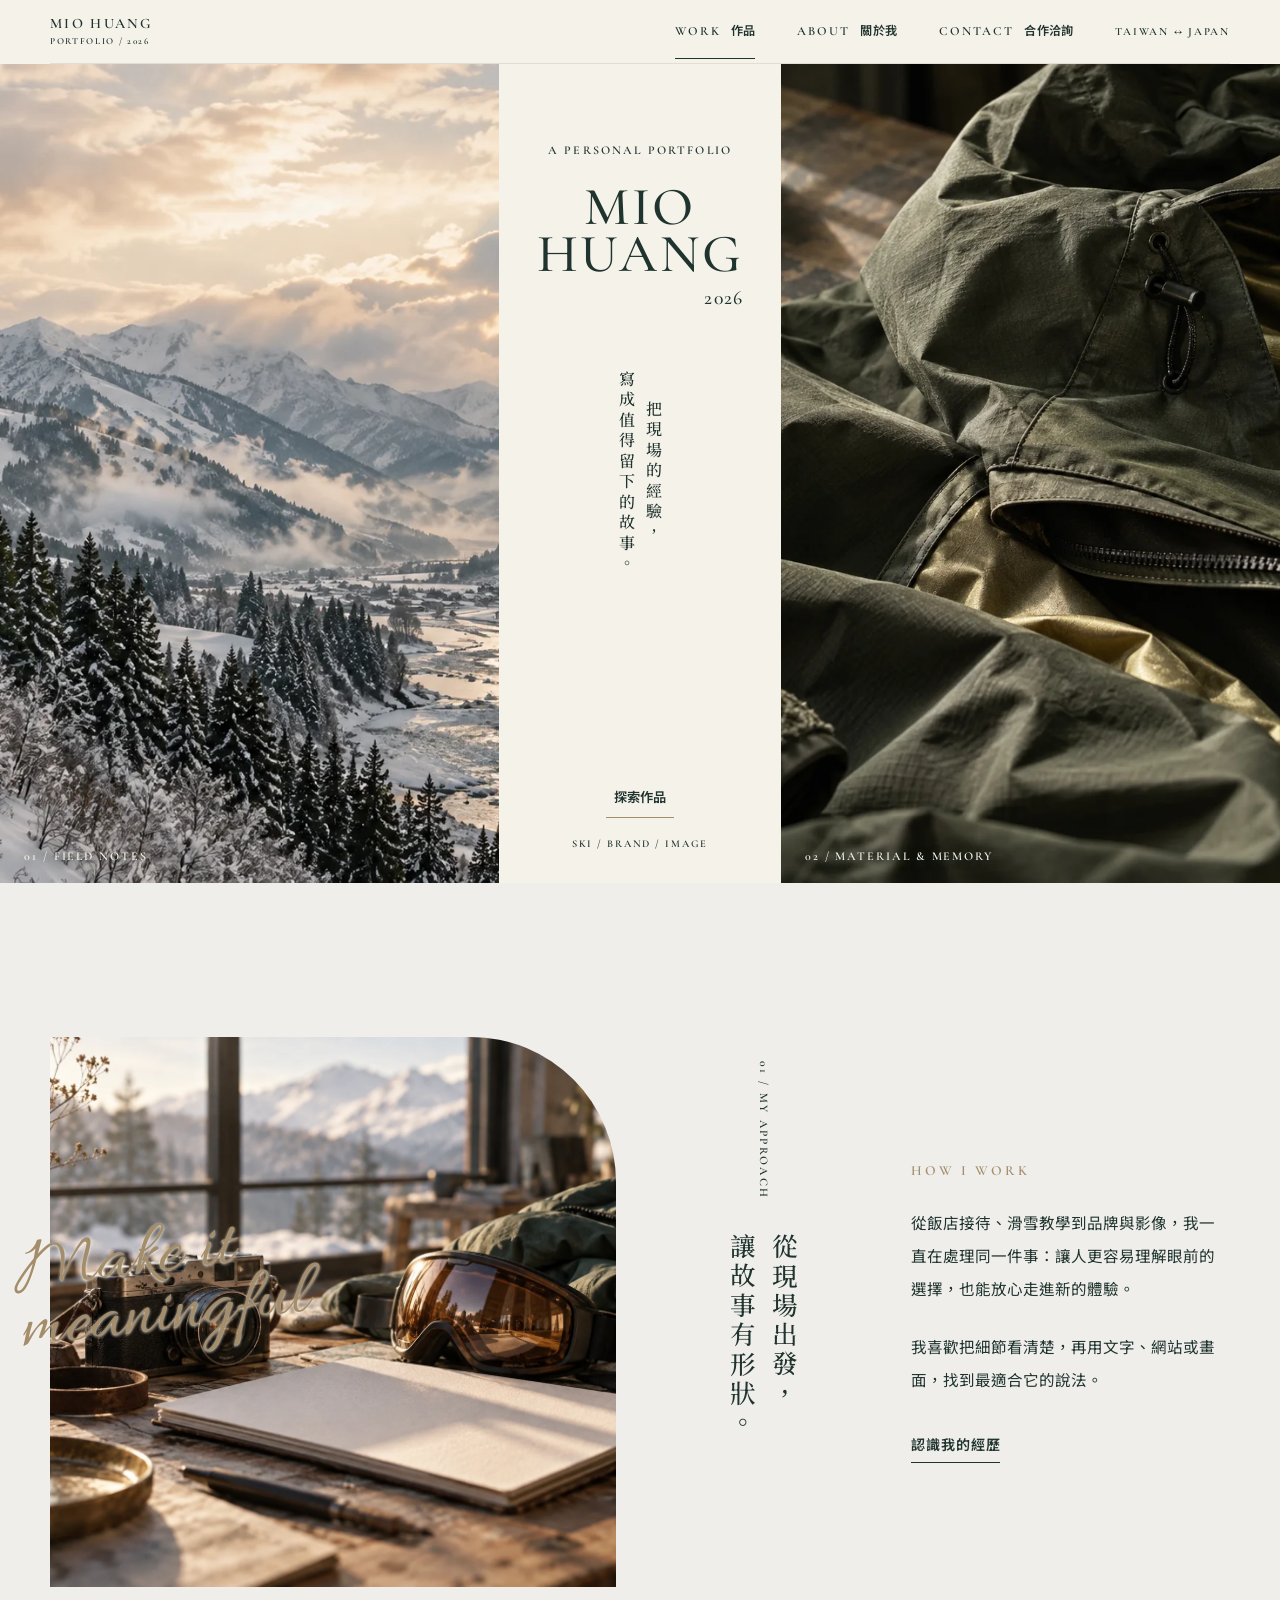
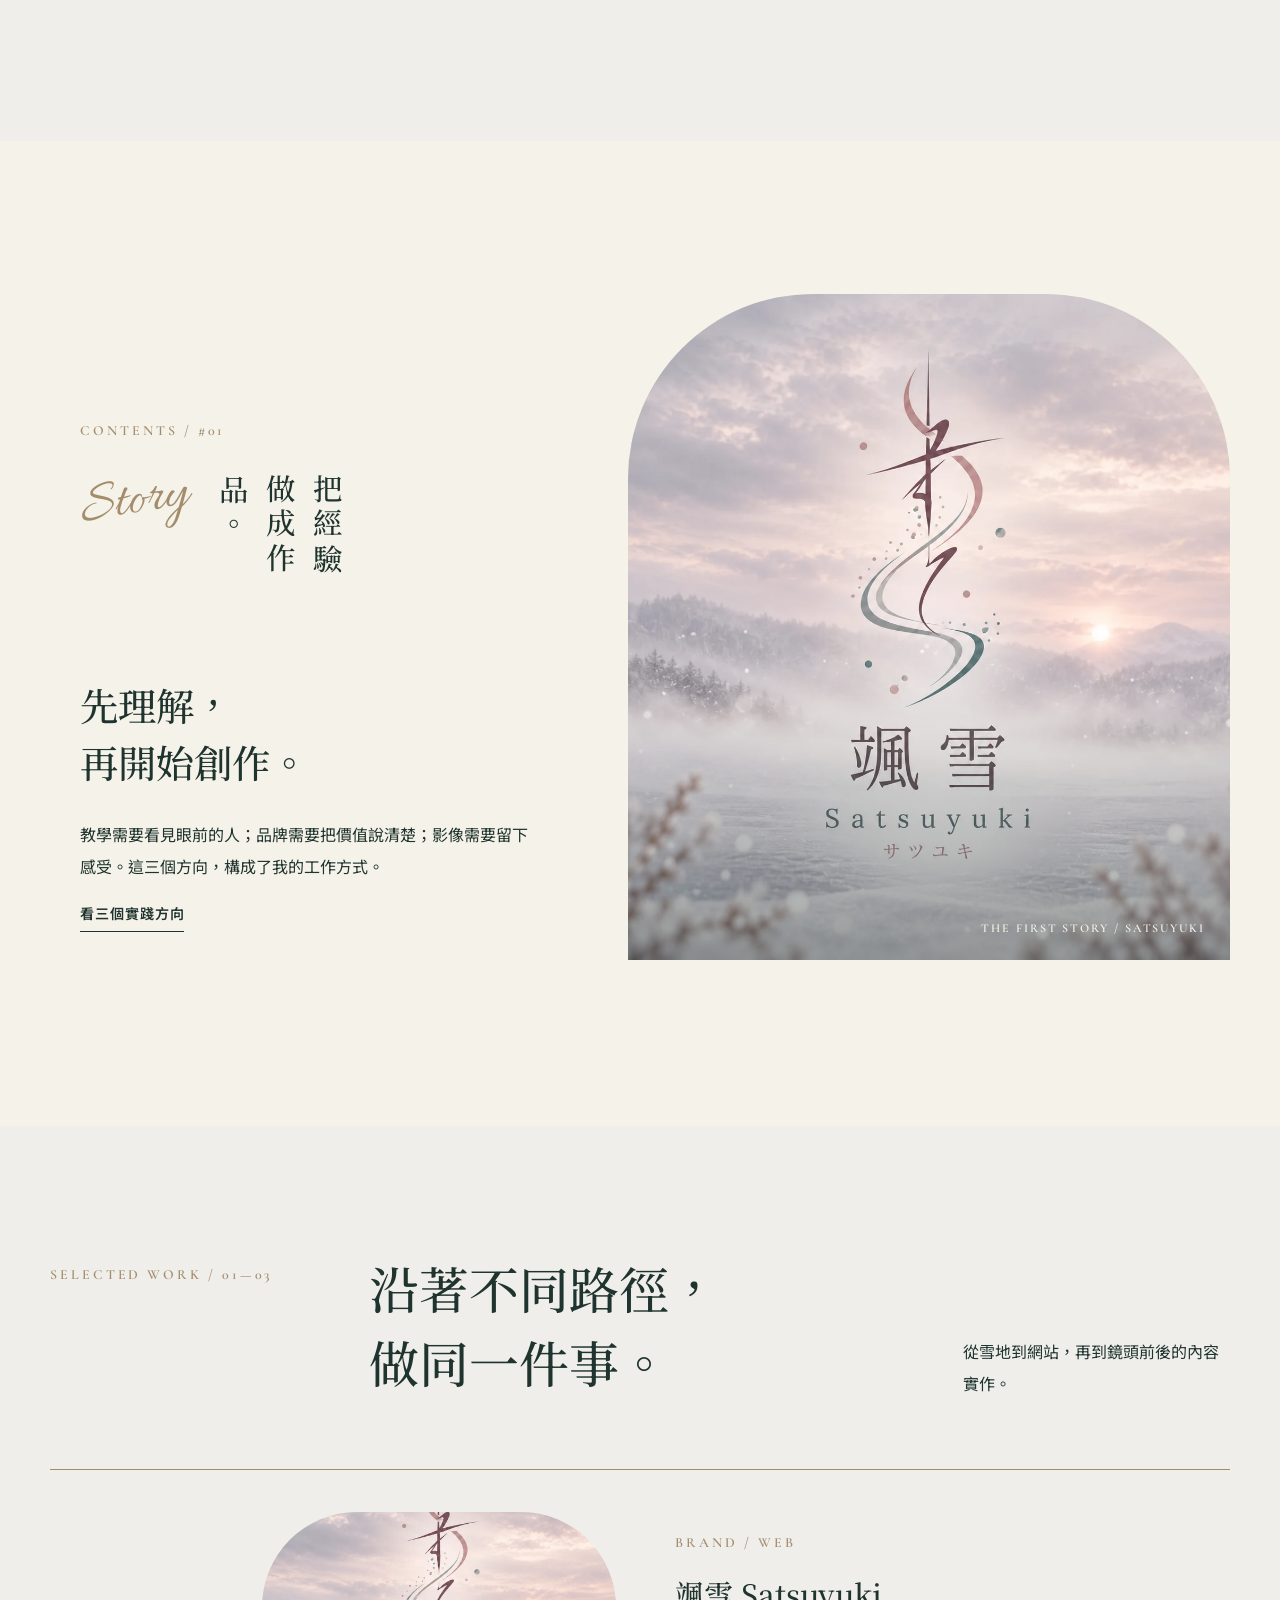
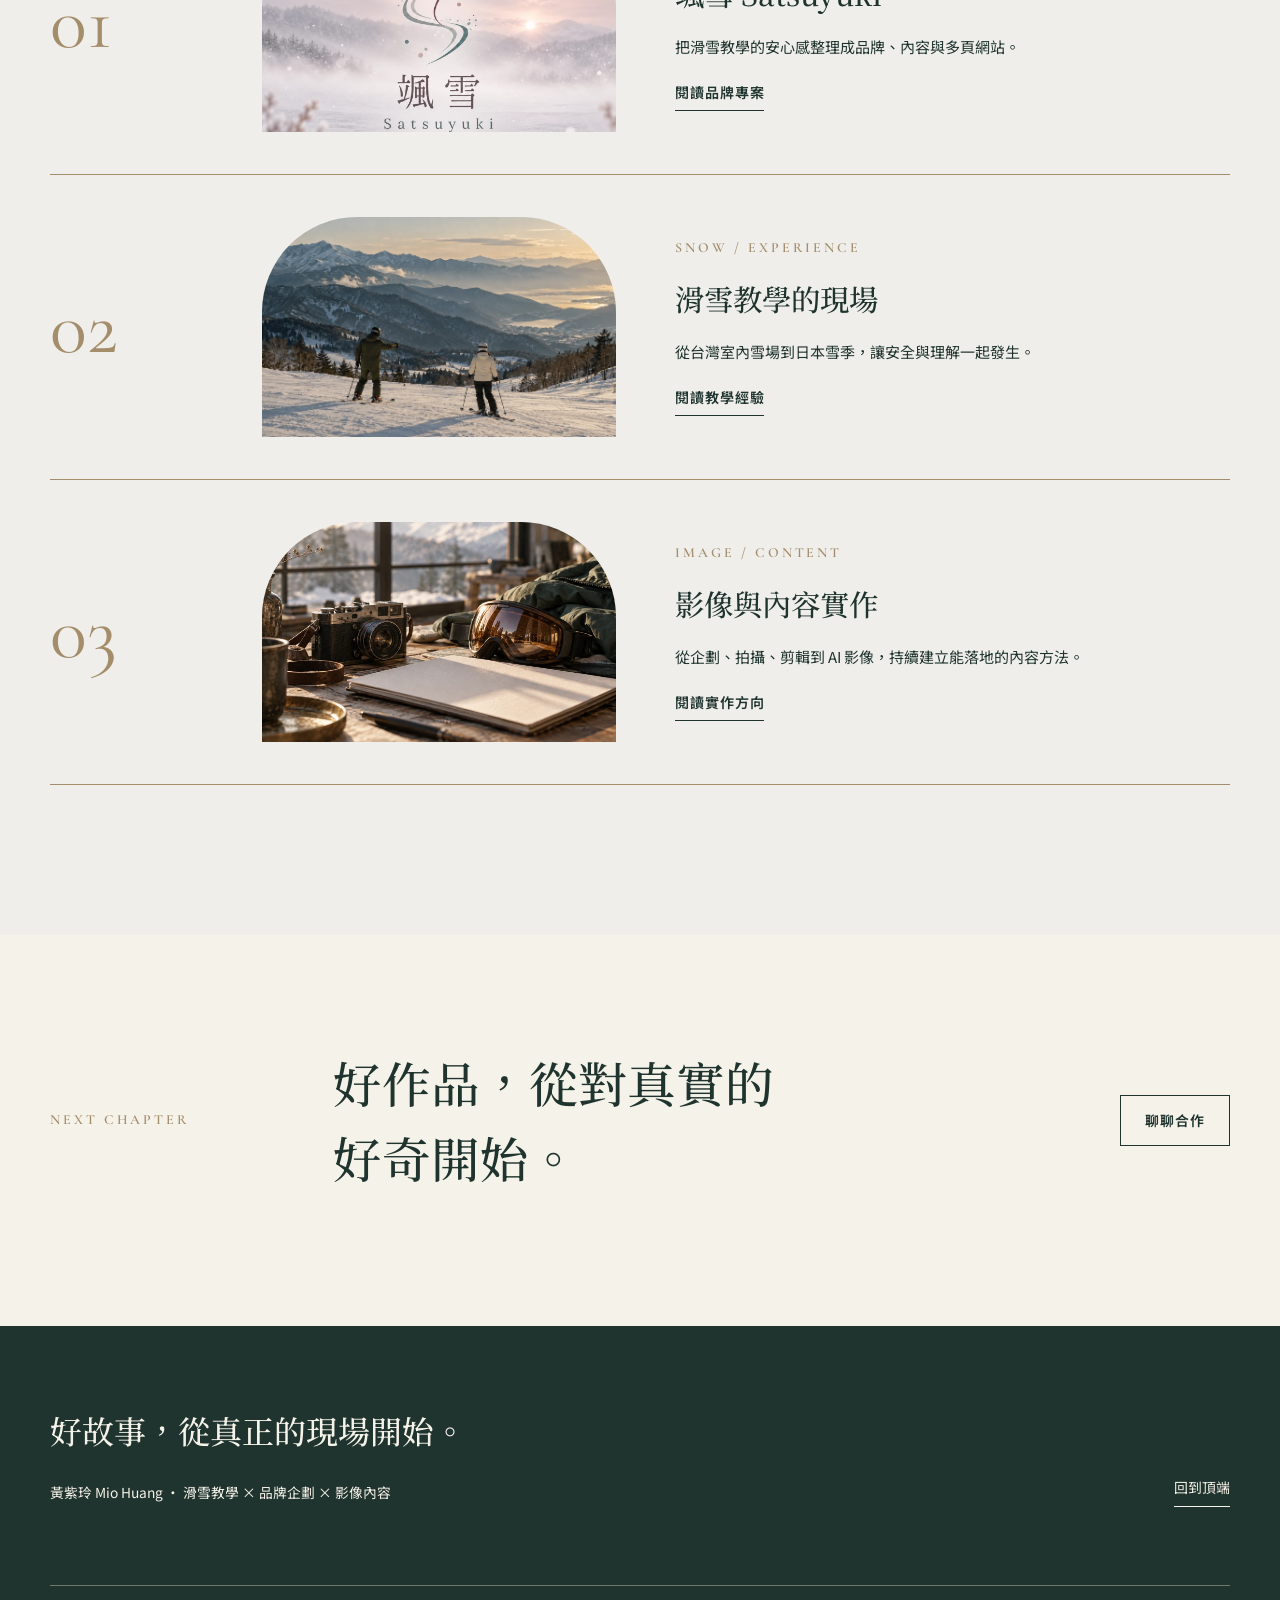
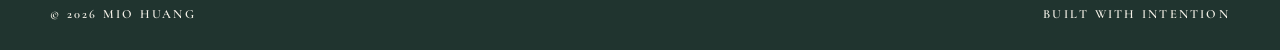
<file: index.html>
<!doctype html>
<html lang="zh-Hant">
<head>
  <meta charset="utf-8">
  <meta name="viewport" content="width=device-width, initial-scale=1">
  <meta name="theme-color" content="#f5f2e9">
  <meta name="description" content="黃紫玲 Mio Huang 的個人作品集：滑雪教學、颯雪品牌企劃及影像內容。">
  <title>作品集｜黃紫玲 Mio Huang</title>
  <link rel="preconnect" href="https://fonts.googleapis.com">
  <link rel="preconnect" href="https://fonts.gstatic.com" crossorigin>
  <link href="https://fonts.googleapis.com/css2?family=Allura&family=Cormorant+Garamond:wght@400;500;600&family=Noto+Sans+TC:wght@400;500;600&family=Noto+Serif+TC:wght@400;500;600&display=swap" rel="stylesheet">
  <link rel="stylesheet" href="styles.css">
  <script src="site.js" defer></script>
</head>
<body class="home">
  <a class="skip" href="#main">跳到主要內容</a>
  <header class="site-header" id="top">
    <div class="shell header-inner">
      <a class="brand" href="index.html" aria-label="黃紫玲 Mio Huang，回首頁"><span>MIO HUANG</span><small>PORTFOLIO / 2026</small></a>
      <nav class="main-nav" id="mainNav" aria-label="主要選單">
        <a href="index.html" aria-current="page">WORK <span>作品</span></a>
        <a href="about.html">ABOUT <span>關於我</span></a>
        <a href="contact.html">CONTACT <span>合作洽詢</span></a>
      </nav>
      <button class="menu-button" id="menuButton" type="button" aria-expanded="false" aria-controls="mainNav">選單 <span aria-hidden="true">☰</span></button>
      <span class="header-aside">TAIWAN ↔ JAPAN</span>
    </div>
  </header>
  <main id="main">
    <!-- 首屏：左右照片與中間的窄版文字，靈感來自你提供的參考圖。 -->
    <section class="editorial-hero" aria-labelledby="heroTitle">
      <div class="hero-panel hero-landscape"><img src="assets/alpine-hero.webp" alt="冬季山谷與河流的示意影像" fetchpriority="high"><span class="photo-index">01 / FIELD NOTES</span></div>
      <div class="hero-center">
        <span class="hero-kicker">A PERSONAL PORTFOLIO</span>
        <h1 id="heroTitle">MIO<br>HUANG<span>2026</span></h1>
        <p class="hero-vertical">把現場的經驗，<br>寫成值得留下的故事。</p>
        <a class="hero-cta" href="#selected">探索作品</a>
        <span class="hero-small">SKI / BRAND / IMAGE</span>
      </div>
      <div class="hero-panel hero-fabric"><img src="assets/fabric-detail.webp" alt="戶外機能布料細節示意影像"><span class="photo-index">02 / MATERIAL & MEMORY</span></div>
    </section>

    <!-- 第二幕：大片留白、帶圓角的影像，以及直排文字。 -->
    <section class="encounter" aria-labelledby="encounterTitle">
      <div class="shell encounter-grid">
        <div class="encounter-visual"><img src="assets/creative-desk.webp" alt="相機、滑雪鏡與筆記本的創作示意影像" loading="lazy"><span class="script-note">Make it<br>meaningful</span></div>
        <div class="encounter-vertical"><span>01 / MY APPROACH</span><h2 id="encounterTitle">從現場出發，<br>讓故事有形狀。</h2></div>
        <div class="encounter-copy"><span class="eyebrow">HOW I WORK</span><p>從飯店接待、滑雪教學到品牌與影像，我一直在處理同一件事：讓人更容易理解眼前的選擇，也能放心走進新的體驗。</p><p>我喜歡把細節看清楚，再用文字、網站或畫面，找到最適合它的說法。</p><a class="text-link" href="about.html">認識我的經歷</a></div>
      </div>
    </section>

    <section class="feature-story shell" aria-labelledby="featureTitle">
      <div class="feature-copy"><span class="eyebrow">CONTENTS / #01</span><div class="feature-line"><i>Story</i><strong>把經驗<br>做成作品。</strong></div><h2 id="featureTitle">先理解，<br>再開始創作。</h2><p>教學需要看見眼前的人；品牌需要把價值說清楚；影像需要留下感受。這三個方向，構成了我的工作方式。</p><a class="text-link" href="#selected">看三個實踐方向</a></div>
      <div class="feature-photo"><img src="assets/satsuyuki-atmosphere.webp" alt="颯雪 Satsuyuki 品牌雪景與標誌" loading="lazy"><span>THE FIRST STORY / SATSUYUKI</span></div>
    </section>

    <section class="selected" id="selected" aria-labelledby="selectedTitle">
      <div class="shell selected-heading"><span class="eyebrow">SELECTED WORK / 01—03</span><h2 id="selectedTitle">沿著不同路徑，<br>做同一件事。</h2><p>從雪地到網站，再到鏡頭前後的內容實作。</p></div>
      <div class="shell selected-list">
        <article class="selected-item"><span class="selected-number">01</span><a class="selected-thumb" href="work-satsuyuki.html"><img src="assets/satsuyuki-atmosphere.webp" alt="颯雪品牌視覺" loading="lazy"></a><div><span class="eyebrow">BRAND / WEB</span><h3>颯雪 Satsuyuki</h3><p>把滑雪教學的安心感整理成品牌、內容與多頁網站。</p><a class="text-link" href="work-satsuyuki.html">閱讀品牌專案</a></div></article>
        <article class="selected-item"><span class="selected-number">02</span><a class="selected-thumb" href="work-snow.html"><img src="assets/ski-story.webp" alt="滑雪教學主題示意影像" loading="lazy"></a><div><span class="eyebrow">SNOW / EXPERIENCE</span><h3>滑雪教學的現場</h3><p>從台灣室內雪場到日本雪季，讓安全與理解一起發生。</p><a class="text-link" href="work-snow.html">閱讀教學經驗</a></div></article>
        <article class="selected-item"><span class="selected-number">03</span><a class="selected-thumb" href="work-creative.html"><img src="assets/creative-desk.webp" alt="影像企劃與創作工作桌示意影像" loading="lazy"></a><div><span class="eyebrow">IMAGE / CONTENT</span><h3>影像與內容實作</h3><p>從企劃、拍攝、剪輯到 AI 影像，持續建立能落地的內容方法。</p><a class="text-link" href="work-creative.html">閱讀實作方向</a></div></article>
      </div>
    </section>

    <section class="editorial-end shell"><span class="eyebrow">NEXT CHAPTER</span><h2>好作品，從對真實的<br>好奇開始。</h2><a class="outline-link" href="contact.html">聊聊合作</a></section>
  </main>
  <footer class="site-footer">
    <div class="shell footer-top"><div><span class="serif footer-statement">好故事，從真正的現場開始。</span><p>黃紫玲 Mio Huang · 滑雪教學 × 品牌企劃 × 影像內容</p></div><a href="#top">回到頂端</a></div>
    <div class="shell footer-bottom"><span>© <span id="year">2026</span> MIO HUANG</span><span>BUILT WITH INTENTION</span></div>
  </footer>
</body>
</html>
</file>
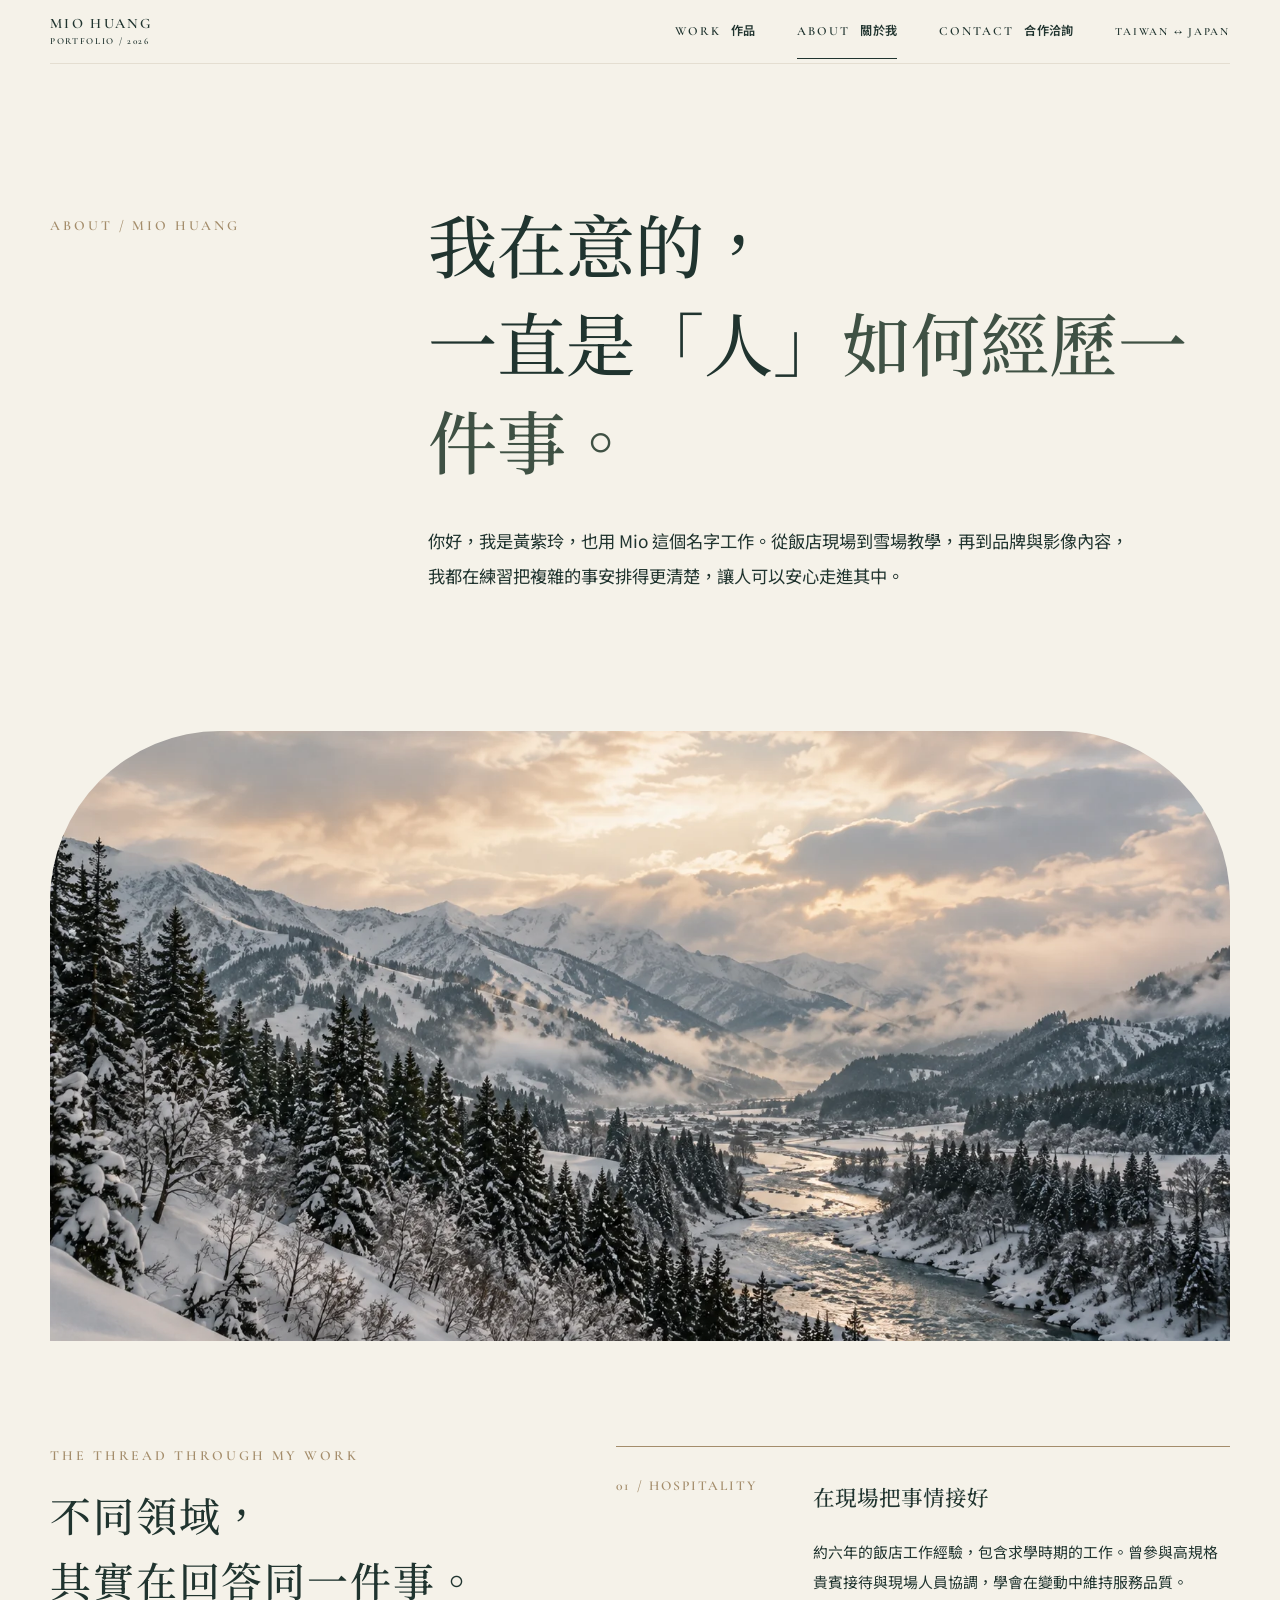
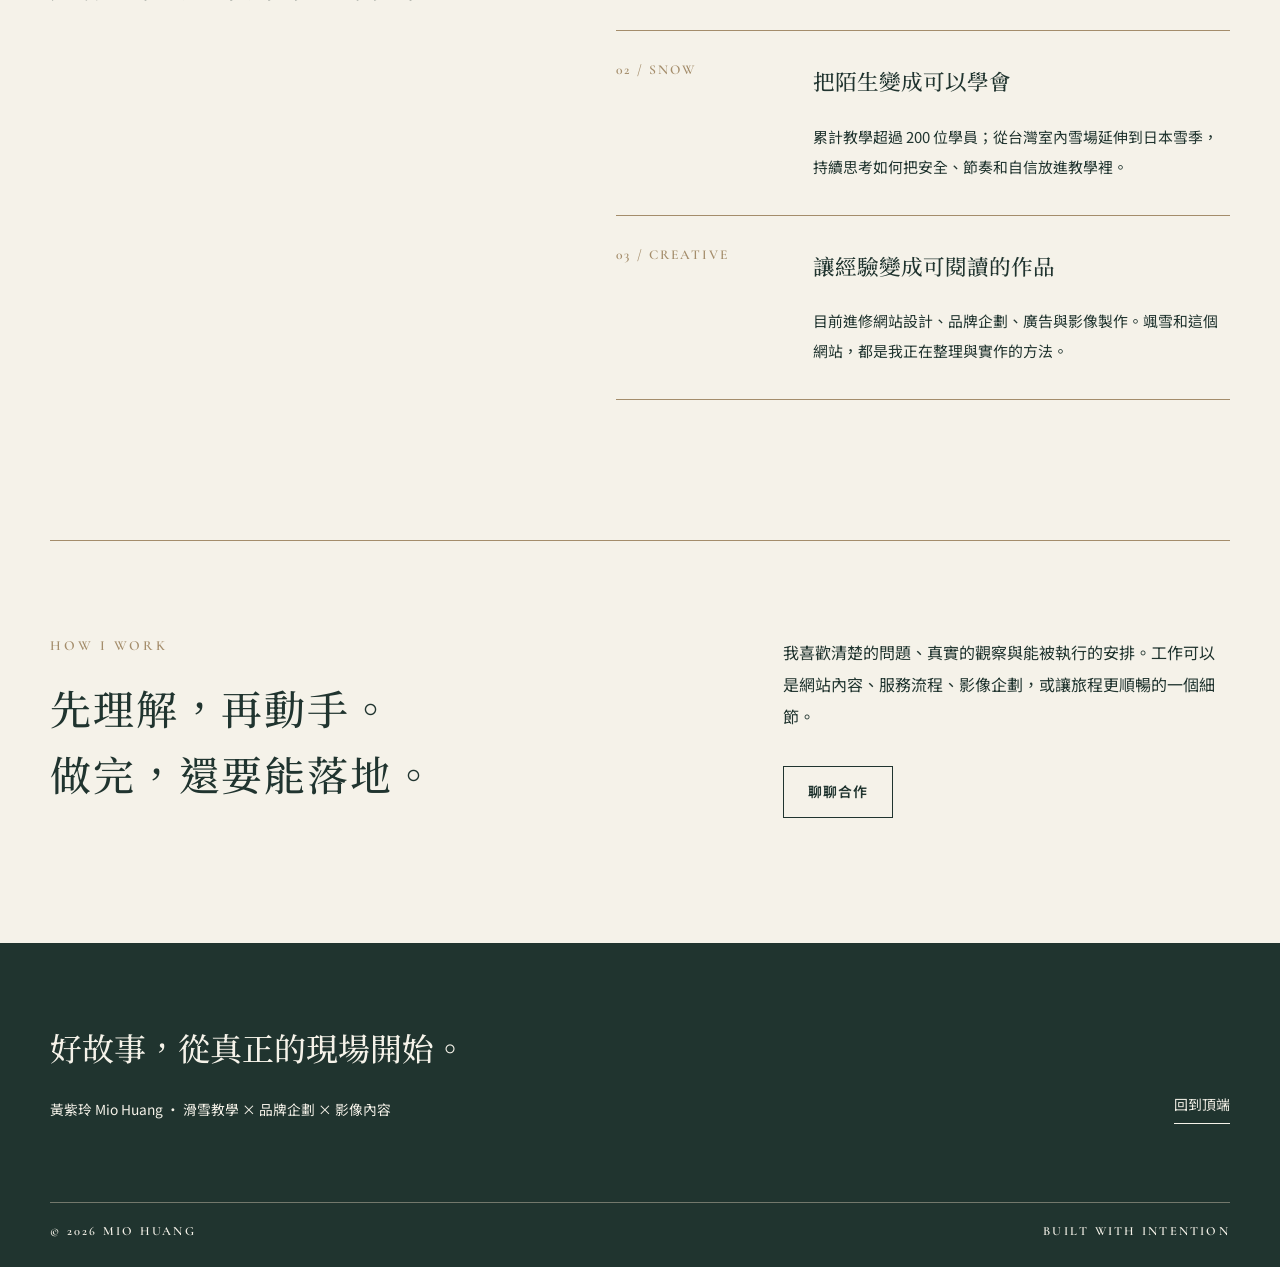
<file: about.html>
<!doctype html>
<html lang="zh-Hant">
<head>
  <meta charset="utf-8">
  <meta name="viewport" content="width=device-width, initial-scale=1">
  <meta name="theme-color" content="#f5f2e9">
  <meta name="description" content="認識黃紫玲 Mio Huang：飯店現場管理、滑雪教學與品牌內容實作。">
  <title>關於我｜黃紫玲 Mio Huang</title>
  <link rel="preconnect" href="https://fonts.googleapis.com">
  <link rel="preconnect" href="https://fonts.gstatic.com" crossorigin>
  <link href="https://fonts.googleapis.com/css2?family=Allura&family=Cormorant+Garamond:wght@400;500;600&family=Noto+Sans+TC:wght@400;500;600&family=Noto+Serif+TC:wght@400;500;600&display=swap" rel="stylesheet">
  <link rel="stylesheet" href="styles.css">
  <script src="site.js" defer></script>
</head>
<body class="">
  <a class="skip" href="#main">跳到主要內容</a>
  <header class="site-header" id="top">
    <div class="shell header-inner">
      <a class="brand" href="index.html" aria-label="黃紫玲 Mio Huang，回首頁"><span>MIO HUANG</span><small>PORTFOLIO / 2026</small></a>
      <nav class="main-nav" id="mainNav" aria-label="主要選單">
        <a href="index.html">WORK <span>作品</span></a>
        <a href="about.html" aria-current="page">ABOUT <span>關於我</span></a>
        <a href="contact.html">CONTACT <span>合作洽詢</span></a>
      </nav>
      <button class="menu-button" id="menuButton" type="button" aria-expanded="false" aria-controls="mainNav">選單 <span aria-hidden="true">☰</span></button>
      <span class="header-aside">TAIWAN ↔ JAPAN</span>
    </div>
  </header>
  <main id="main">
    <section class="about-lead shell"><span class="eyebrow">ABOUT / MIO HUANG</span><div><h1>我在意的，<br>一直是「人」<em>如何經歷一件事。</em></h1><p>你好，我是黃紫玲，也用 Mio 這個名字工作。從飯店現場到雪場教學，再到品牌與影像內容，我都在練習把複雜的事安排得更清楚，讓人可以安心走進其中。</p></div></section>
    <section class="about-photo torn-edge"><img src="assets/alpine-hero.webp" alt="冬季山谷意象影像"></section>
    <section class="timeline shell"><div class="section-head"><span class="eyebrow">THE THREAD THROUGH MY WORK</span><h2>不同領域，<br>其實在回答同一件事。</h2></div><div class="timeline-list"><article><span>01 / HOSPITALITY</span><h3>在現場把事情接好</h3><p>約六年的飯店工作經驗，包含求學時期的工作。曾參與高規格貴賓接待與現場人員協調，學會在變動中維持服務品質。</p></article><article><span>02 / SNOW</span><h3>把陌生變成可以學會</h3><p>累計教學超過 200 位學員；從台灣室內雪場延伸到日本雪季，持續思考如何把安全、節奏和自信放進教學裡。</p></article><article><span>03 / CREATIVE</span><h3>讓經驗變成可閱讀的作品</h3><p>目前進修網站設計、品牌企劃、廣告與影像製作。颯雪和這個網站，都是我正在整理與實作的方法。</p></article></div></section>
    <section class="about-bottom shell"><div><span class="eyebrow">HOW I WORK</span><h2>先理解，再動手。<br>做完，還要能落地。</h2></div><div><p>我喜歡清楚的問題、真實的觀察與能被執行的安排。工作可以是網站內容、服務流程、影像企劃，或讓旅程更順暢的一個細節。</p><a class="outline-link" href="contact.html">聊聊合作</a></div></section>
  </main>
  <footer class="site-footer">
    <div class="shell footer-top"><div><span class="serif footer-statement">好故事，從真正的現場開始。</span><p>黃紫玲 Mio Huang · 滑雪教學 × 品牌企劃 × 影像內容</p></div><a href="#top">回到頂端</a></div>
    <div class="shell footer-bottom"><span>© <span id="year">2026</span> MIO HUANG</span><span>BUILT WITH INTENTION</span></div>
  </footer>
</body>
</html>
</file>
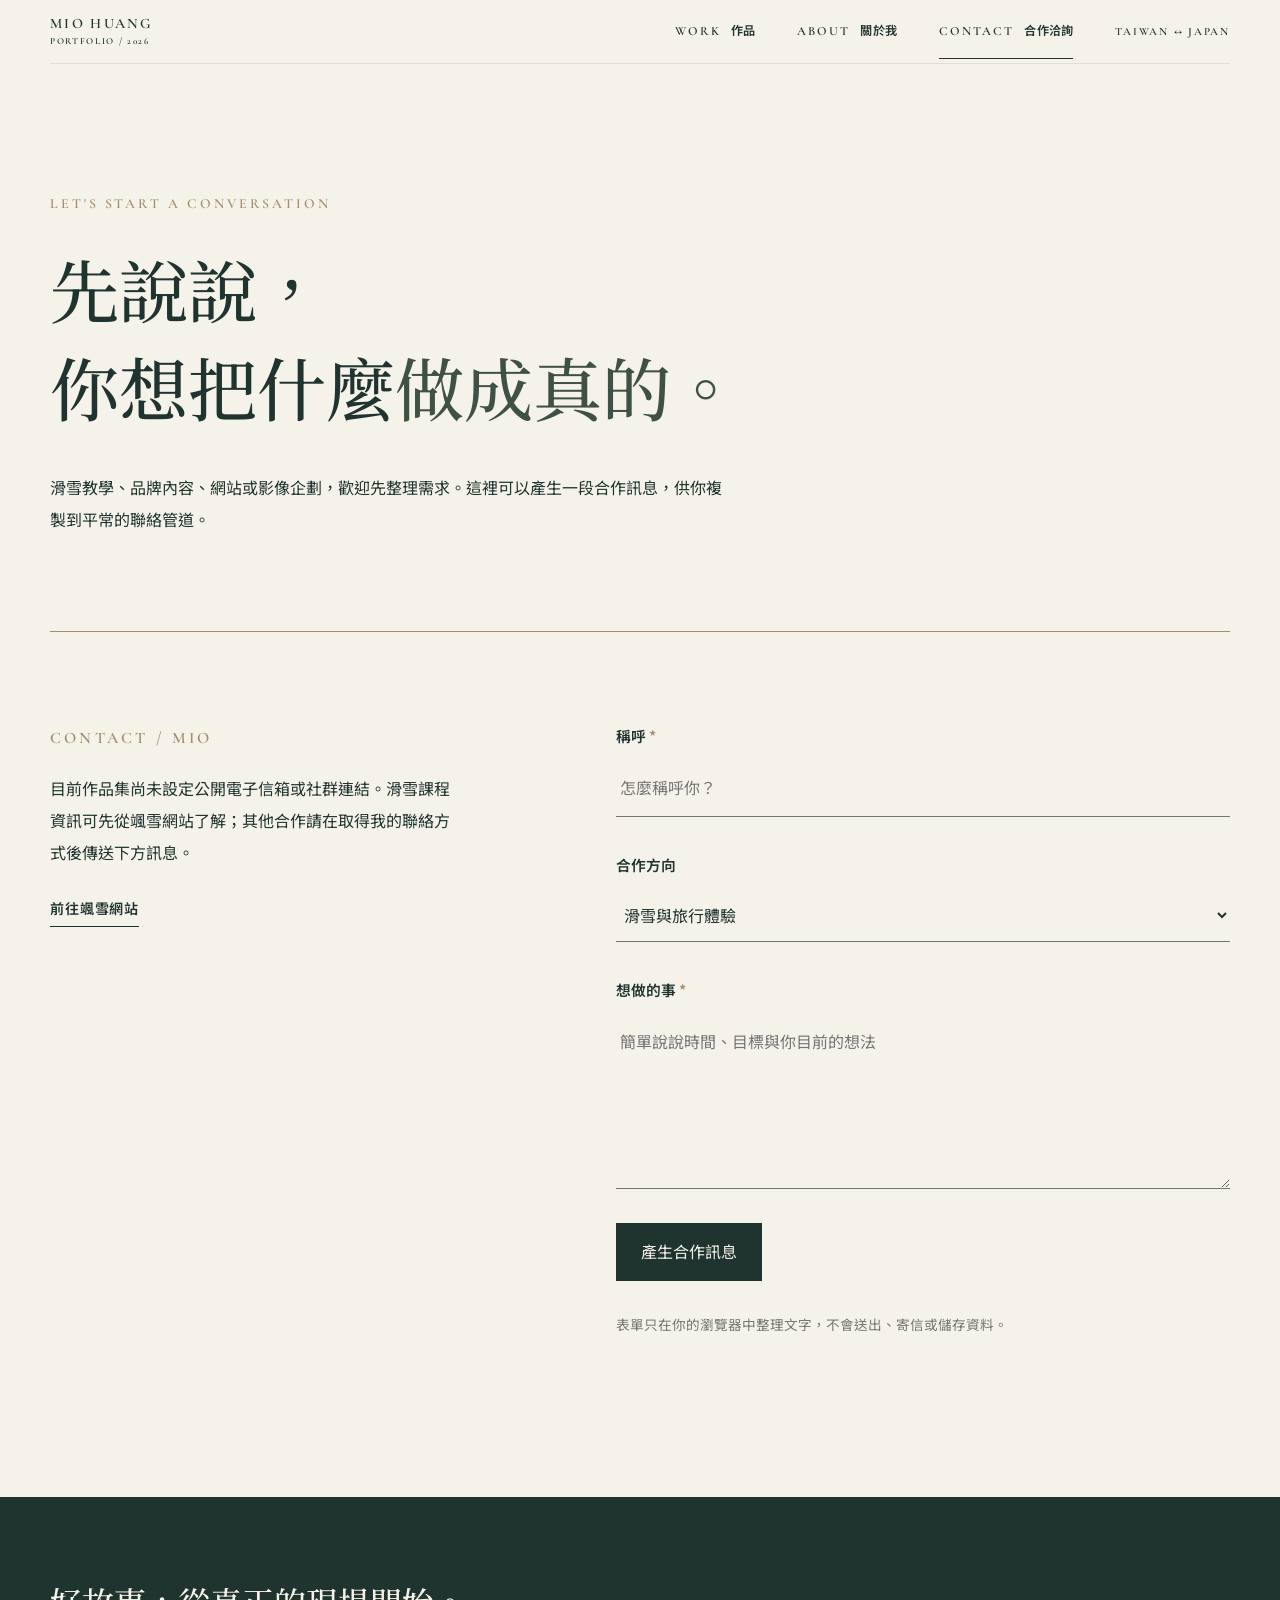
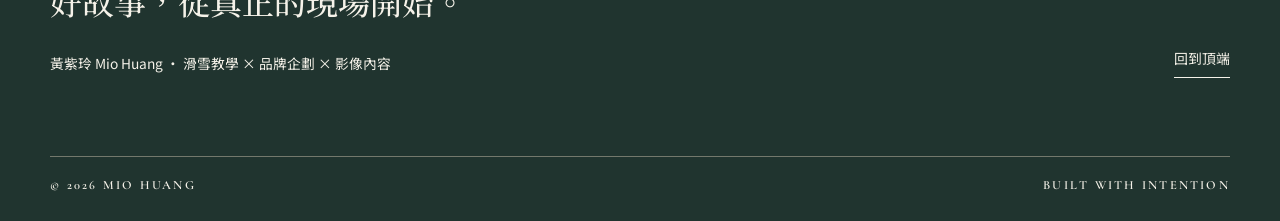
<file: contact.html>
<!doctype html>
<html lang="zh-Hant">
<head>
  <meta charset="utf-8">
  <meta name="viewport" content="width=device-width, initial-scale=1">
  <meta name="theme-color" content="#f5f2e9">
  <meta name="description" content="和黃紫玲 Mio Huang 聊聊滑雪、品牌與內容合作。">
  <title>合作洽詢｜黃紫玲 Mio Huang</title>
  <link rel="preconnect" href="https://fonts.googleapis.com">
  <link rel="preconnect" href="https://fonts.gstatic.com" crossorigin>
  <link href="https://fonts.googleapis.com/css2?family=Allura&family=Cormorant+Garamond:wght@400;500;600&family=Noto+Sans+TC:wght@400;500;600&family=Noto+Serif+TC:wght@400;500;600&display=swap" rel="stylesheet">
  <link rel="stylesheet" href="styles.css">
  <script src="site.js" defer></script>
</head>
<body class="">
  <a class="skip" href="#main">跳到主要內容</a>
  <header class="site-header" id="top">
    <div class="shell header-inner">
      <a class="brand" href="index.html" aria-label="黃紫玲 Mio Huang，回首頁"><span>MIO HUANG</span><small>PORTFOLIO / 2026</small></a>
      <nav class="main-nav" id="mainNav" aria-label="主要選單">
        <a href="index.html">WORK <span>作品</span></a>
        <a href="about.html">ABOUT <span>關於我</span></a>
        <a href="contact.html" aria-current="page">CONTACT <span>合作洽詢</span></a>
      </nav>
      <button class="menu-button" id="menuButton" type="button" aria-expanded="false" aria-controls="mainNav">選單 <span aria-hidden="true">☰</span></button>
      <span class="header-aside">TAIWAN ↔ JAPAN</span>
    </div>
  </header>
  <main id="main">
    <section class="contact-lead shell"><span class="eyebrow">LET'S START A CONVERSATION</span><h1>先說說，<br>你想把什麼<em>做成真的。</em></h1><p>滑雪教學、品牌內容、網站或影像企劃，歡迎先整理需求。這裡可以產生一段合作訊息，供你複製到平常的聯絡管道。</p></section>
    <section class="contact-content shell"><div class="contact-aside"><span>CONTACT / MIO</span><p>目前作品集尚未設定公開電子信箱或社群連結。滑雪課程資訊可先從颯雪網站了解；其他合作請在取得我的聯絡方式後傳送下方訊息。</p><a class="text-link" href="https://satsuyuki.miohuang1217.chatgpt.site" target="_blank" rel="noopener noreferrer">前往颯雪網站</a></div><form class="inquiry" id="inquiryForm"><label for="visitorName">稱呼 <span>*</span></label><input id="visitorName" name="visitorName" autocomplete="name" required placeholder="怎麼稱呼你？"><label for="topic">合作方向</label><select id="topic" name="topic"><option>滑雪與旅行體驗</option><option>品牌與網站內容</option><option>影像與短影音</option><option>其他合作</option></select><label for="message">想做的事 <span>*</span></label><textarea id="message" name="message" rows="5" required placeholder="簡單說說時間、目標與你目前的想法"></textarea><button type="submit">產生合作訊息</button><div class="inquiry-result" id="inquiryResult" hidden><label for="summary">可以複製的內容</label><textarea id="summary" rows="7" readonly></textarea><button class="secondary-button" id="copyMessage" type="button">複製訊息</button><span id="copyStatus" aria-live="polite"></span></div><p class="form-note">表單只在你的瀏覽器中整理文字，不會送出、寄信或儲存資料。</p></form></section>
  </main>
  <footer class="site-footer">
    <div class="shell footer-top"><div><span class="serif footer-statement">好故事，從真正的現場開始。</span><p>黃紫玲 Mio Huang · 滑雪教學 × 品牌企劃 × 影像內容</p></div><a href="#top">回到頂端</a></div>
    <div class="shell footer-bottom"><span>© <span id="year">2026</span> MIO HUANG</span><span>BUILT WITH INTENTION</span></div>
  </footer>
</body>
</html>
</file>
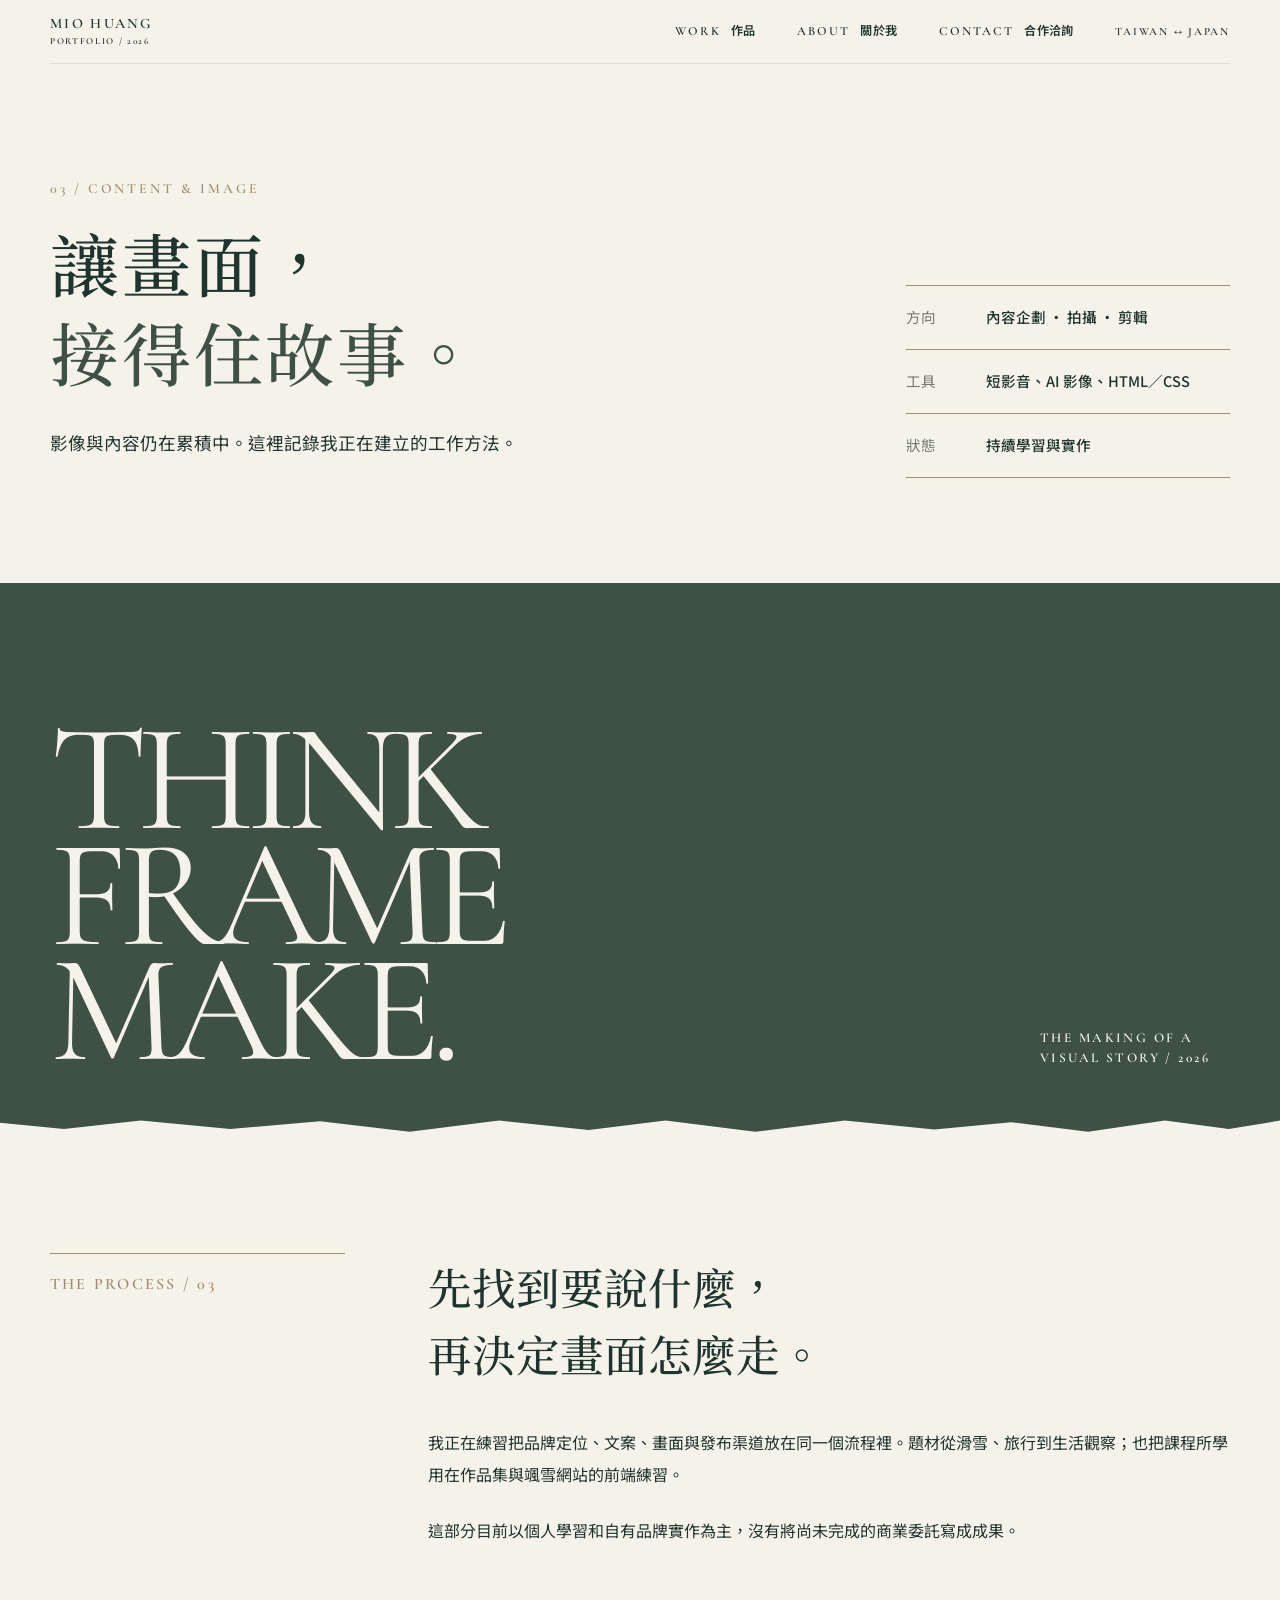
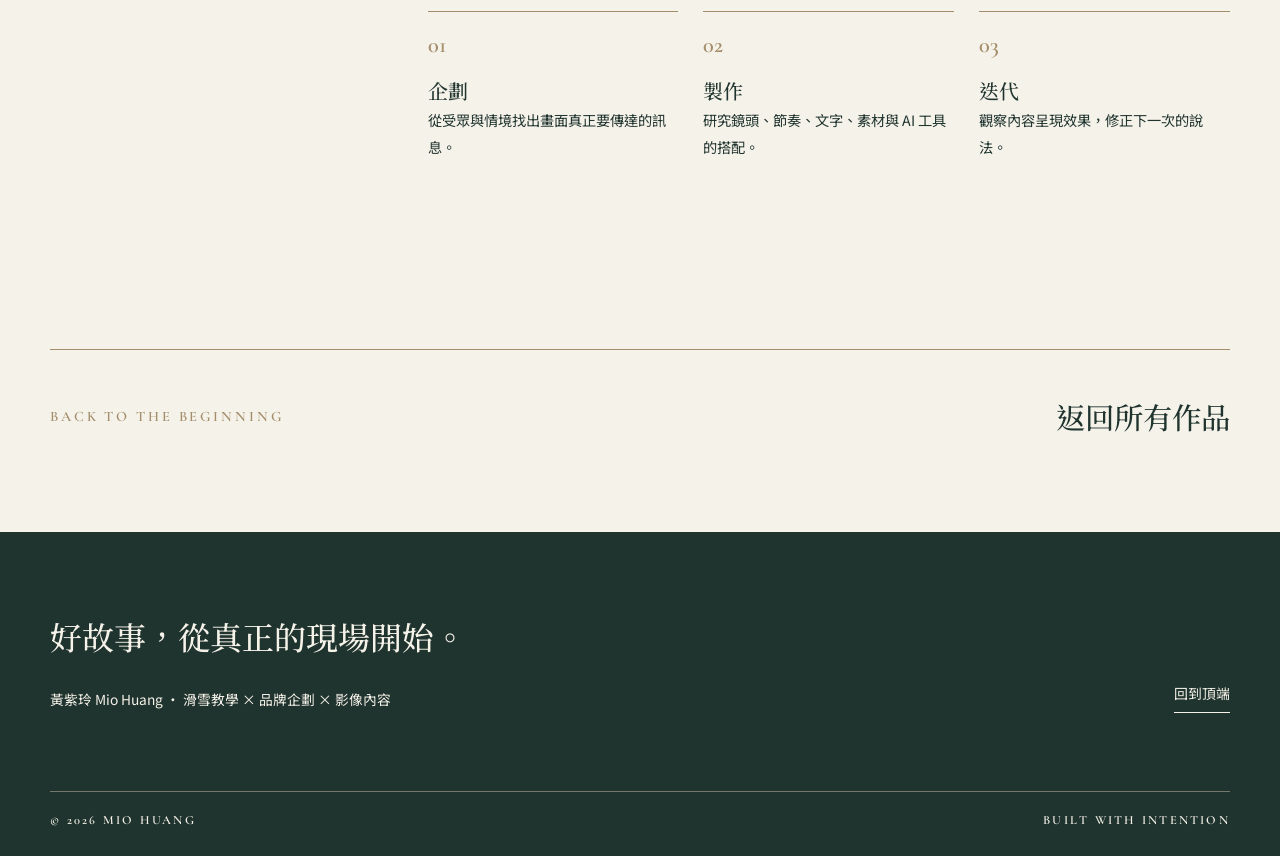
<file: work-creative.html>
<!doctype html>
<html lang="zh-Hant">
<head>
  <meta charset="utf-8">
  <meta name="viewport" content="width=device-width, initial-scale=1">
  <meta name="theme-color" content="#f5f2e9">
  <meta name="description" content="黃紫玲 Mio Huang 的影像、短影音與內容企劃學習實作。">
  <title>影像與內容實作｜黃紫玲 Mio Huang</title>
  <link rel="preconnect" href="https://fonts.googleapis.com">
  <link rel="preconnect" href="https://fonts.gstatic.com" crossorigin>
  <link href="https://fonts.googleapis.com/css2?family=Allura&family=Cormorant+Garamond:wght@400;500;600&family=Noto+Sans+TC:wght@400;500;600&family=Noto+Serif+TC:wght@400;500;600&display=swap" rel="stylesheet">
  <link rel="stylesheet" href="styles.css">
  <script src="site.js" defer></script>
</head>
<body class="">
  <a class="skip" href="#main">跳到主要內容</a>
  <header class="site-header" id="top">
    <div class="shell header-inner">
      <a class="brand" href="index.html" aria-label="黃紫玲 Mio Huang，回首頁"><span>MIO HUANG</span><small>PORTFOLIO / 2026</small></a>
      <nav class="main-nav" id="mainNav" aria-label="主要選單">
        <a href="index.html">WORK <span>作品</span></a>
        <a href="about.html">ABOUT <span>關於我</span></a>
        <a href="contact.html">CONTACT <span>合作洽詢</span></a>
      </nav>
      <button class="menu-button" id="menuButton" type="button" aria-expanded="false" aria-controls="mainNav">選單 <span aria-hidden="true">☰</span></button>
      <span class="header-aside">TAIWAN ↔ JAPAN</span>
    </div>
  </header>
  <main id="main">
    <section class="case-hero shell"><div class="case-title"><span class="eyebrow">03 / CONTENT & IMAGE</span><h1>讓畫面，<br><em>接得住故事。</em></h1><p>影像與內容仍在累積中。這裡記錄我正在建立的工作方法。</p></div><div class="case-facts"><div><span>方向</span><strong>內容企劃 · 拍攝 · 剪輯</strong></div><div><span>工具</span><strong>短影音、AI 影像、HTML／CSS</strong></div><div><span>狀態</span><strong>持續學習與實作</strong></div></div></section>
    <div class="creative-banner torn-edge"><span>THINK<br>FRAME<br>MAKE.</span><small>THE MAKING OF A VISUAL STORY / 2026</small></div>
    <section class="case-body shell"><div class="case-rail">THE PROCESS / 03</div><div><h2>先找到要說什麼，<br>再決定畫面怎麼走。</h2><p>我正在練習把品牌定位、文案、畫面與發布渠道放在同一個流程裡。題材從滑雪、旅行到生活觀察；也把課程所學用在作品集與颯雪網站的前端練習。</p><p>這部分目前以個人學習和自有品牌實作為主，沒有將尚未完成的商業委託寫成成果。</p><div class="case-points"><div><span>01</span><strong>企劃</strong><p>從受眾與情境找出畫面真正要傳達的訊息。</p></div><div><span>02</span><strong>製作</strong><p>研究鏡頭、節奏、文字、素材與 AI 工具的搭配。</p></div><div><span>03</span><strong>迭代</strong><p>觀察內容呈現效果，修正下一次的說法。</p></div></div></div></section>
    <section class="case-next shell"><span>BACK TO THE BEGINNING</span><a href="index.html">返回所有作品</a></section>
  </main>
  <footer class="site-footer">
    <div class="shell footer-top"><div><span class="serif footer-statement">好故事，從真正的現場開始。</span><p>黃紫玲 Mio Huang · 滑雪教學 × 品牌企劃 × 影像內容</p></div><a href="#top">回到頂端</a></div>
    <div class="shell footer-bottom"><span>© <span id="year">2026</span> MIO HUANG</span><span>BUILT WITH INTENTION</span></div>
  </footer>
</body>
</html>
</file>
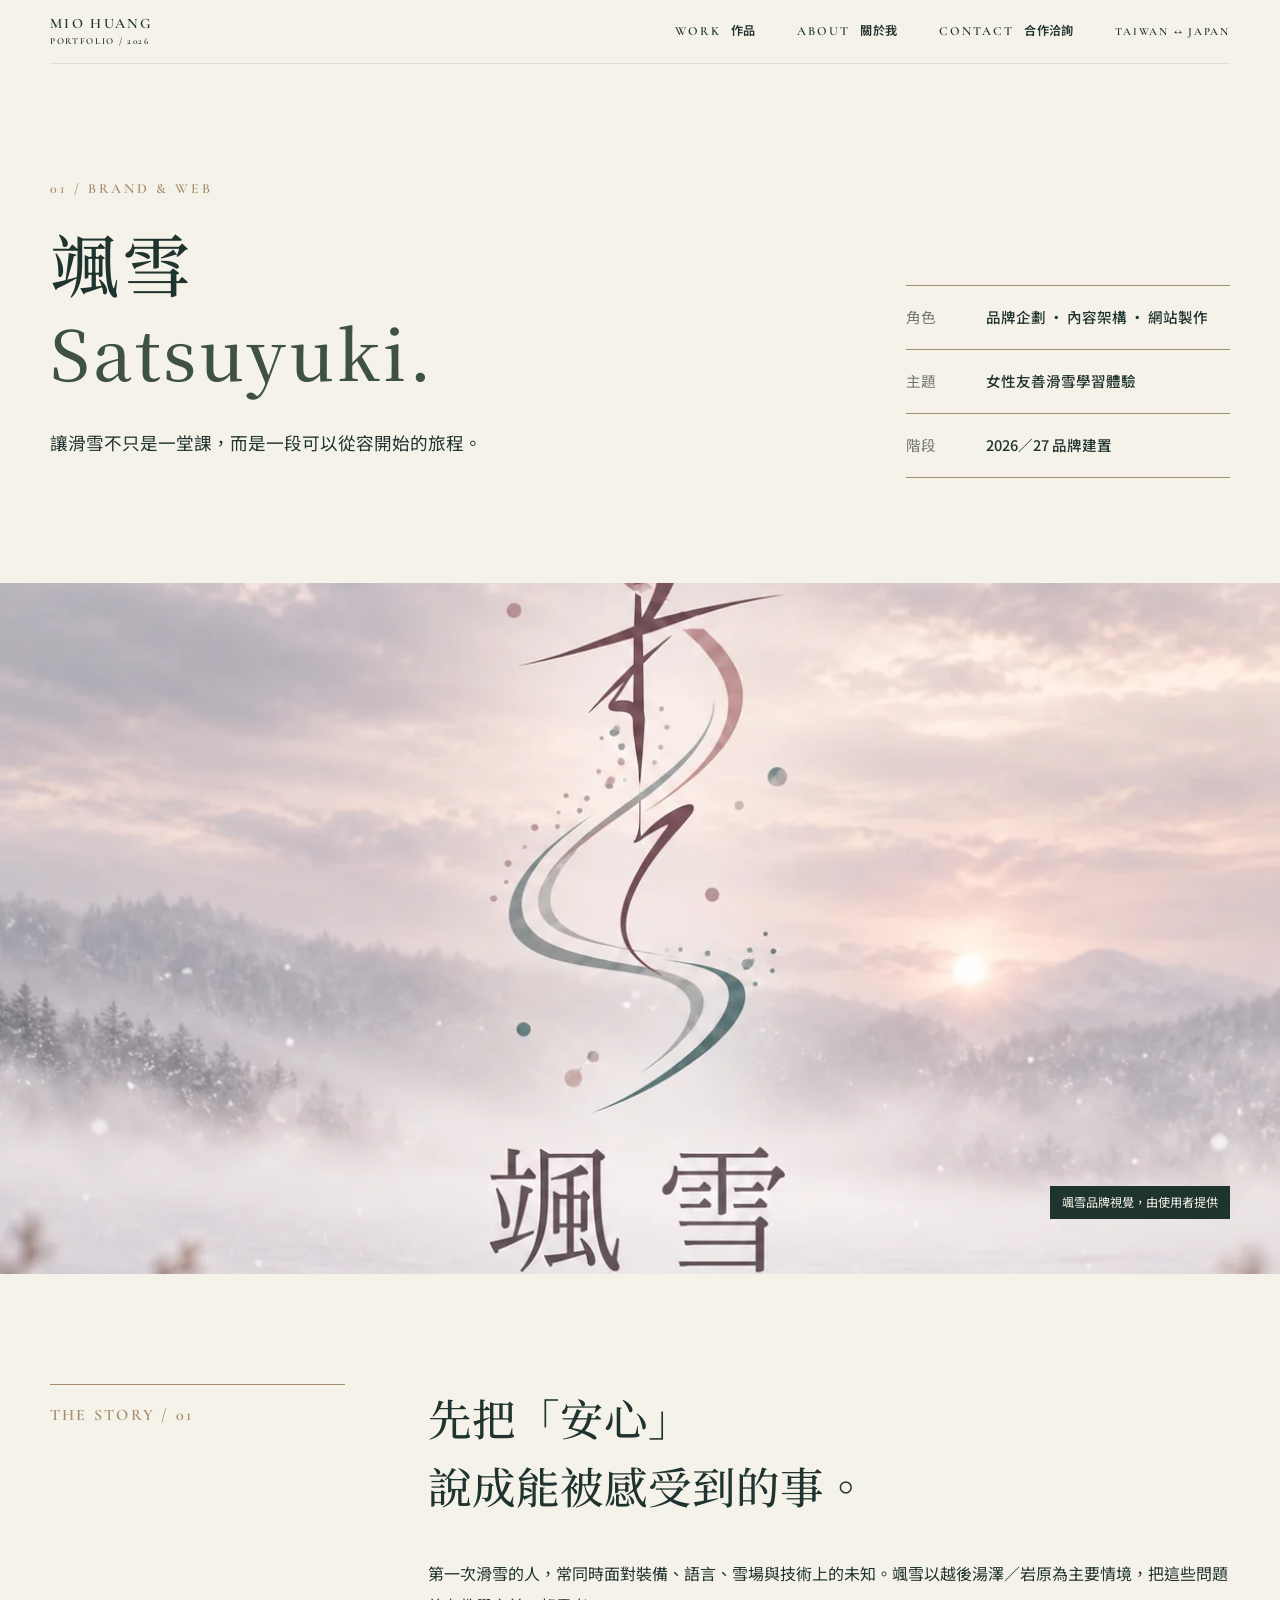
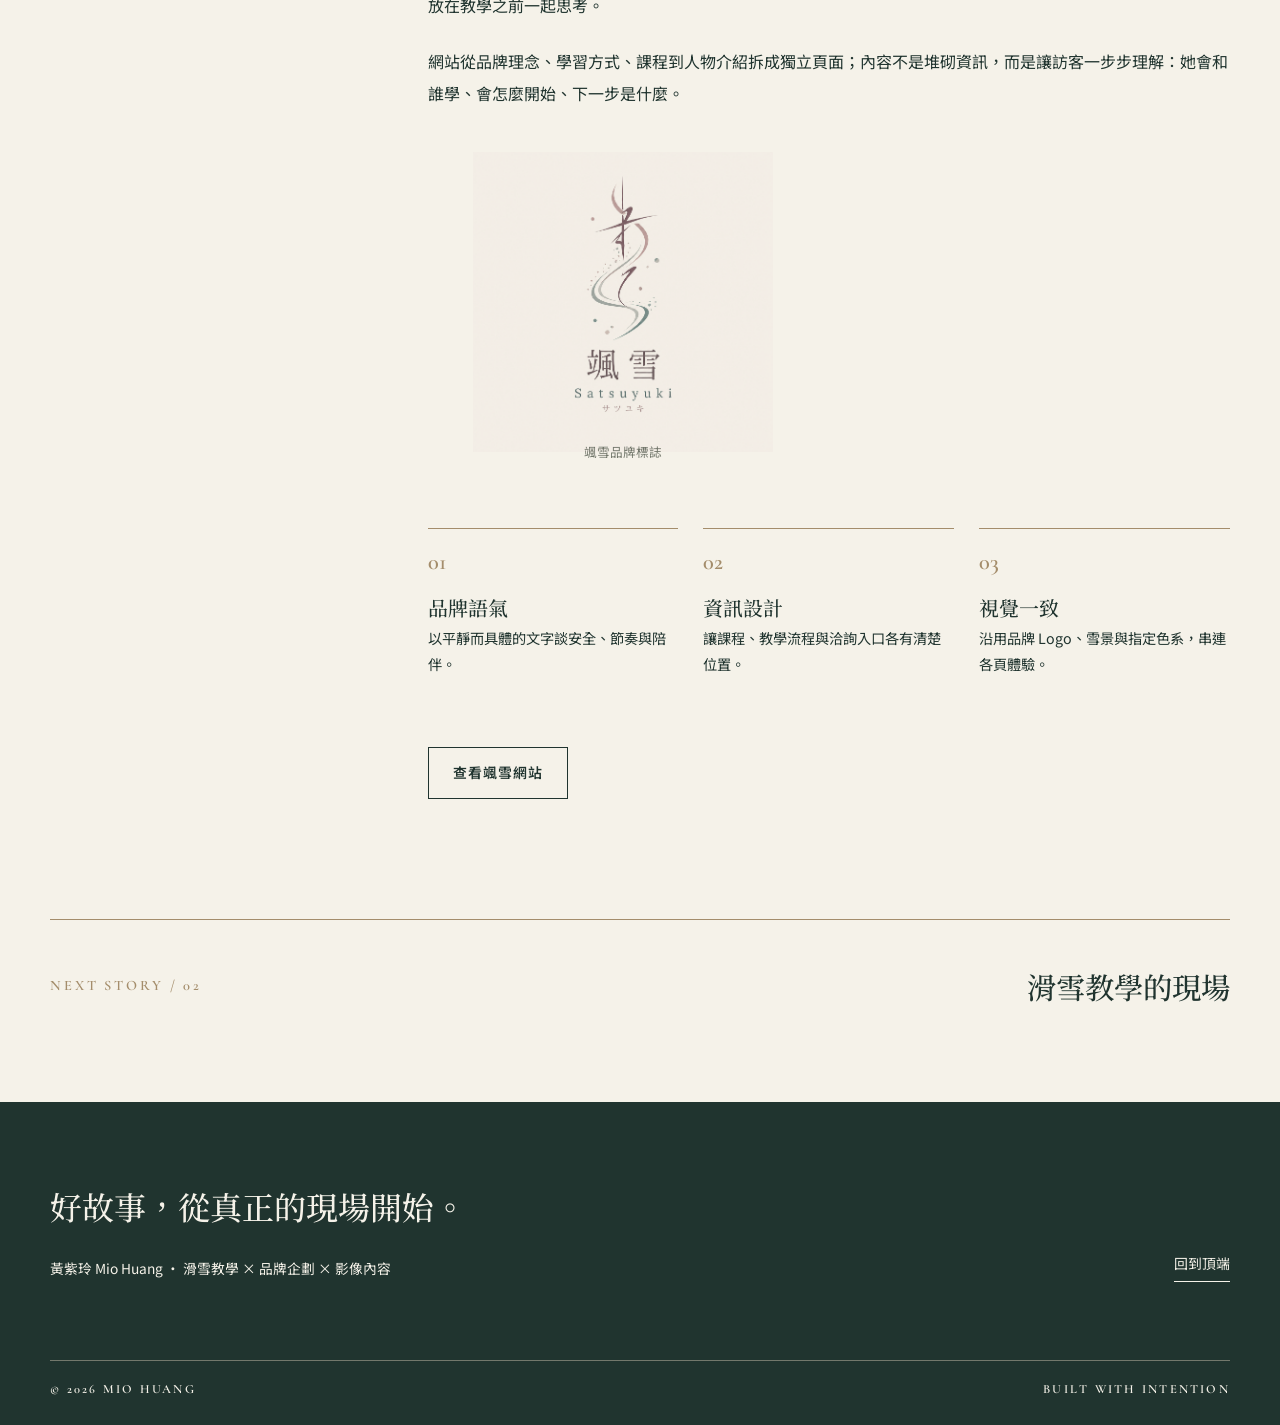
<file: work-satsuyuki.html>
<!doctype html>
<html lang="zh-Hant">
<head>
  <meta charset="utf-8">
  <meta name="viewport" content="width=device-width, initial-scale=1">
  <meta name="theme-color" content="#f5f2e9">
  <meta name="description" content="颯雪 Satsuyuki 品牌定位、網站內容與視覺架構。">
  <title>颯雪品牌與網站｜黃紫玲 Mio Huang</title>
  <link rel="preconnect" href="https://fonts.googleapis.com">
  <link rel="preconnect" href="https://fonts.gstatic.com" crossorigin>
  <link href="https://fonts.googleapis.com/css2?family=Allura&family=Cormorant+Garamond:wght@400;500;600&family=Noto+Sans+TC:wght@400;500;600&family=Noto+Serif+TC:wght@400;500;600&display=swap" rel="stylesheet">
  <link rel="stylesheet" href="styles.css">
  <script src="site.js" defer></script>
</head>
<body class="">
  <a class="skip" href="#main">跳到主要內容</a>
  <header class="site-header" id="top">
    <div class="shell header-inner">
      <a class="brand" href="index.html" aria-label="黃紫玲 Mio Huang，回首頁"><span>MIO HUANG</span><small>PORTFOLIO / 2026</small></a>
      <nav class="main-nav" id="mainNav" aria-label="主要選單">
        <a href="index.html">WORK <span>作品</span></a>
        <a href="about.html">ABOUT <span>關於我</span></a>
        <a href="contact.html">CONTACT <span>合作洽詢</span></a>
      </nav>
      <button class="menu-button" id="menuButton" type="button" aria-expanded="false" aria-controls="mainNav">選單 <span aria-hidden="true">☰</span></button>
      <span class="header-aside">TAIWAN ↔ JAPAN</span>
    </div>
  </header>
  <main id="main">
    <section class="case-hero shell"><div class="case-title"><span class="eyebrow">01 / BRAND & WEB</span><h1>颯雪<br><em>Satsuyuki.</em></h1><p>讓滑雪不只是一堂課，而是一段可以從容開始的旅程。</p></div><div class="case-facts"><div><span>角色</span><strong>品牌企劃 · 內容架構 · 網站製作</strong></div><div><span>主題</span><strong>女性友善滑雪學習體驗</strong></div><div><span>階段</span><strong>2026／27 品牌建置</strong></div></div></section>
    <figure class="case-banner torn-edge"><img src="assets/satsuyuki-atmosphere.webp" alt="颯雪品牌的雪景與流線標誌"><figcaption>颯雪品牌視覺，由使用者提供</figcaption></figure>
    <section class="case-body shell"><div class="case-rail">THE STORY / 01</div><div><h2>先把「安心」<br>說成能被感受到的事。</h2><p>第一次滑雪的人，常同時面對裝備、語言、雪場與技術上的未知。颯雪以越後湯澤／岩原為主要情境，把這些問題放在教學之前一起思考。</p><p>網站從品牌理念、學習方式、課程到人物介紹拆成獨立頁面；內容不是堆砌資訊，而是讓訪客一步步理解：她會和誰學、會怎麼開始、下一步是什麼。</p><figure class="brand-signature"><img src="assets/satsuyuki-logo.png" alt="颯雪 Satsuyuki 的原始品牌標誌" loading="lazy"><figcaption>颯雪品牌標誌</figcaption></figure><div class="case-points"><div><span>01</span><strong>品牌語氣</strong><p>以平靜而具體的文字談安全、節奏與陪伴。</p></div><div><span>02</span><strong>資訊設計</strong><p>讓課程、教學流程與洽詢入口各有清楚位置。</p></div><div><span>03</span><strong>視覺一致</strong><p>沿用品牌 Logo、雪景與指定色系，串連各頁體驗。</p></div></div><a class="outline-link" href="https://satsuyuki.miohuang1217.chatgpt.site" target="_blank" rel="noopener noreferrer">查看颯雪網站</a></div></section>
    <section class="case-next shell"><span>NEXT STORY / 02</span><a href="work-snow.html">滑雪教學的現場</a></section>
  </main>
  <footer class="site-footer">
    <div class="shell footer-top"><div><span class="serif footer-statement">好故事，從真正的現場開始。</span><p>黃紫玲 Mio Huang · 滑雪教學 × 品牌企劃 × 影像內容</p></div><a href="#top">回到頂端</a></div>
    <div class="shell footer-bottom"><span>© <span id="year">2026</span> MIO HUANG</span><span>BUILT WITH INTENTION</span></div>
  </footer>
</body>
</html>
</file>
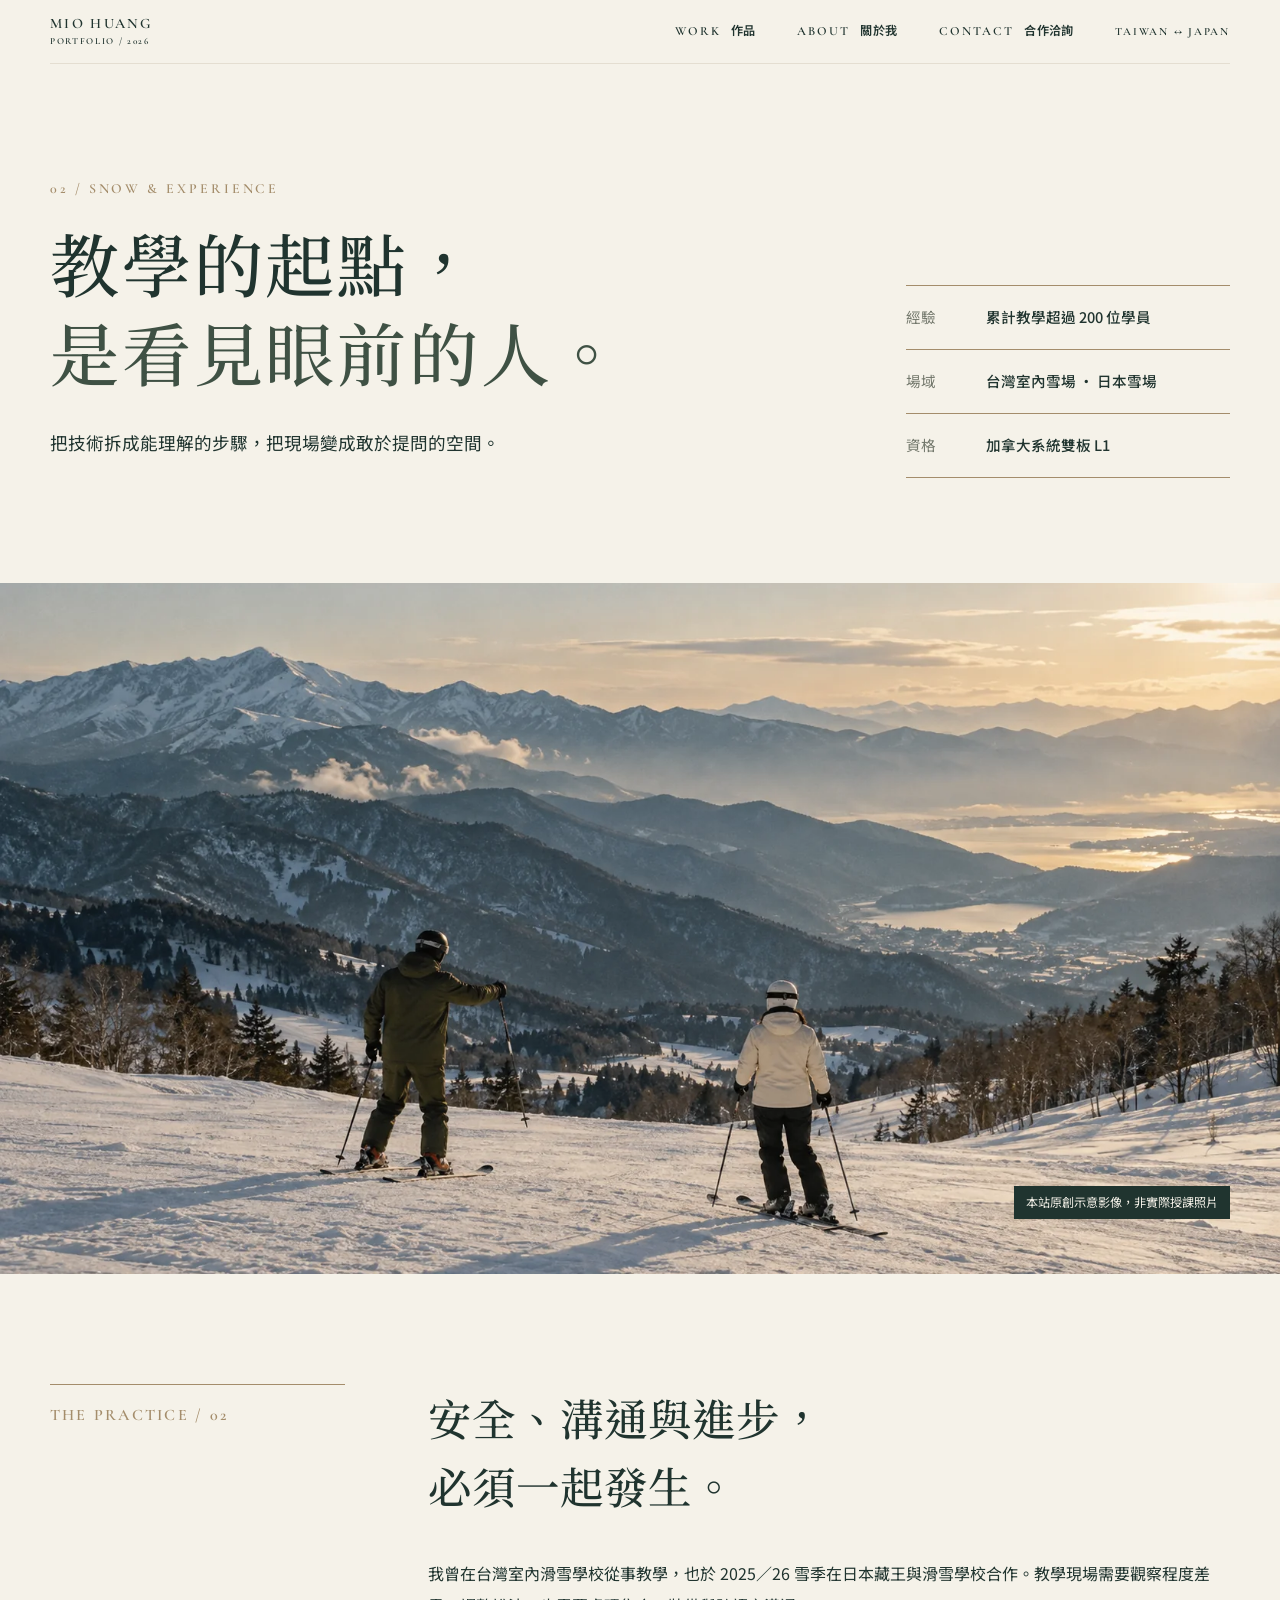
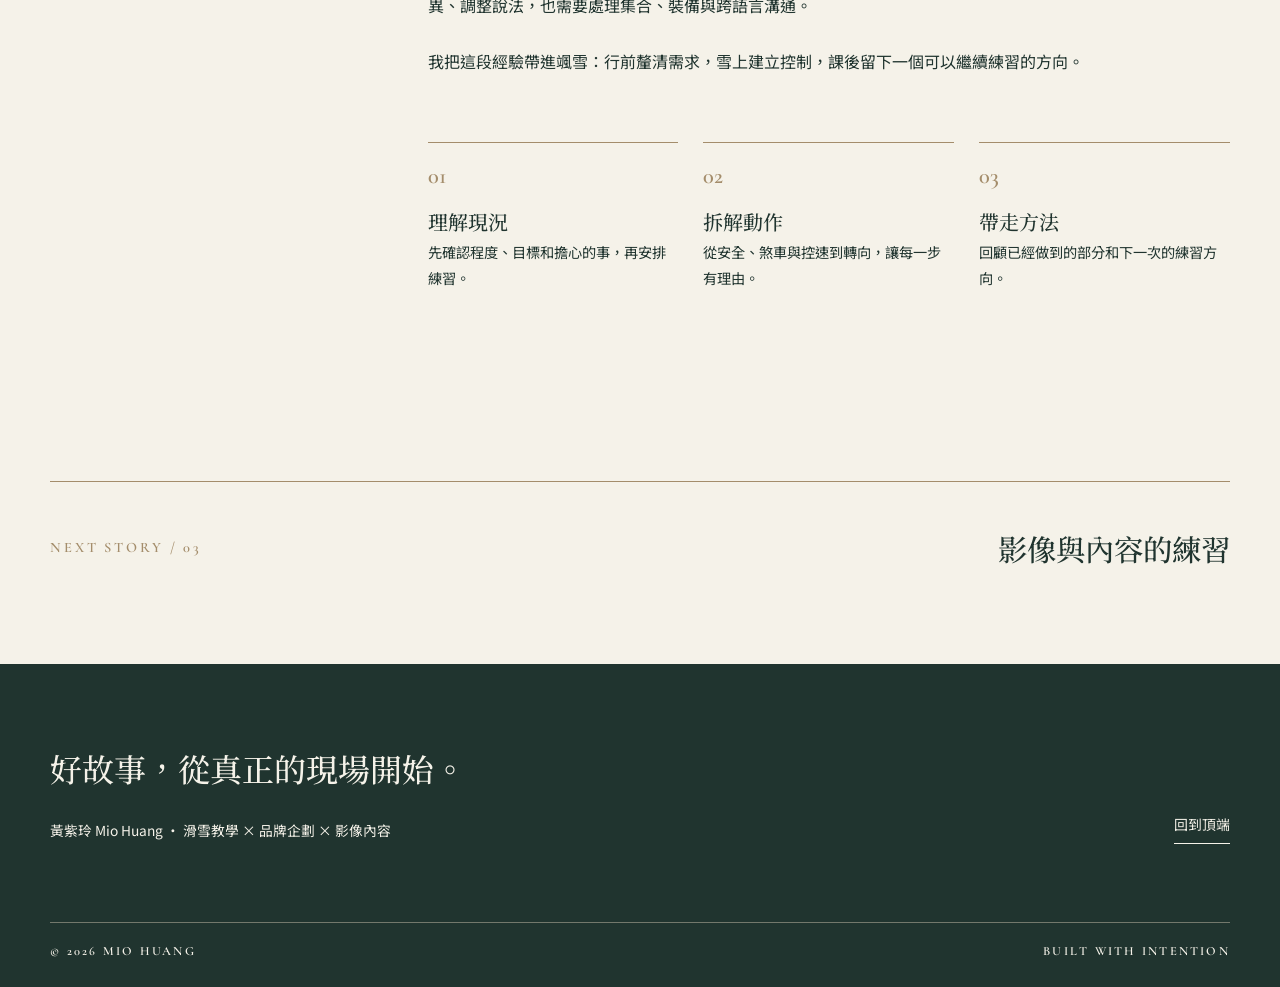
<file: work-snow.html>
<!doctype html>
<html lang="zh-Hant">
<head>
  <meta charset="utf-8">
  <meta name="viewport" content="width=device-width, initial-scale=1">
  <meta name="theme-color" content="#f5f2e9">
  <meta name="description" content="黃紫玲 Mio Huang 的滑雪教學經驗與現場工作方式。">
  <title>滑雪教學經驗｜黃紫玲 Mio Huang</title>
  <link rel="preconnect" href="https://fonts.googleapis.com">
  <link rel="preconnect" href="https://fonts.gstatic.com" crossorigin>
  <link href="https://fonts.googleapis.com/css2?family=Allura&family=Cormorant+Garamond:wght@400;500;600&family=Noto+Sans+TC:wght@400;500;600&family=Noto+Serif+TC:wght@400;500;600&display=swap" rel="stylesheet">
  <link rel="stylesheet" href="styles.css">
  <script src="site.js" defer></script>
</head>
<body class="">
  <a class="skip" href="#main">跳到主要內容</a>
  <header class="site-header" id="top">
    <div class="shell header-inner">
      <a class="brand" href="index.html" aria-label="黃紫玲 Mio Huang，回首頁"><span>MIO HUANG</span><small>PORTFOLIO / 2026</small></a>
      <nav class="main-nav" id="mainNav" aria-label="主要選單">
        <a href="index.html">WORK <span>作品</span></a>
        <a href="about.html">ABOUT <span>關於我</span></a>
        <a href="contact.html">CONTACT <span>合作洽詢</span></a>
      </nav>
      <button class="menu-button" id="menuButton" type="button" aria-expanded="false" aria-controls="mainNav">選單 <span aria-hidden="true">☰</span></button>
      <span class="header-aside">TAIWAN ↔ JAPAN</span>
    </div>
  </header>
  <main id="main">
    <section class="case-hero shell"><div class="case-title"><span class="eyebrow">02 / SNOW & EXPERIENCE</span><h1>教學的起點，<br><em>是看見眼前的人。</em></h1><p>把技術拆成能理解的步驟，把現場變成敢於提問的空間。</p></div><div class="case-facts"><div><span>經驗</span><strong>累計教學超過 200 位學員</strong></div><div><span>場域</span><strong>台灣室內雪場 · 日本雪場</strong></div><div><span>資格</span><strong>加拿大系統雙板 L1</strong></div></div></section>
    <figure class="case-banner torn-edge"><img src="assets/ski-story.webp" alt="滑雪教學主題示意影像，非實際學員紀錄"><figcaption>本站原創示意影像，非實際授課照片</figcaption></figure>
    <section class="case-body shell"><div class="case-rail">THE PRACTICE / 02</div><div><h2>安全、溝通與進步，<br>必須一起發生。</h2><p>我曾在台灣室內滑雪學校從事教學，也於 2025／26 雪季在日本藏王與滑雪學校合作。教學現場需要觀察程度差異、調整說法，也需要處理集合、裝備與跨語言溝通。</p><p>我把這段經驗帶進颯雪：行前釐清需求，雪上建立控制，課後留下一個可以繼續練習的方向。</p><div class="case-points"><div><span>01</span><strong>理解現況</strong><p>先確認程度、目標和擔心的事，再安排練習。</p></div><div><span>02</span><strong>拆解動作</strong><p>從安全、煞車與控速到轉向，讓每一步有理由。</p></div><div><span>03</span><strong>帶走方法</strong><p>回顧已經做到的部分和下一次的練習方向。</p></div></div></div></section>
    <section class="case-next shell"><span>NEXT STORY / 03</span><a href="work-creative.html">影像與內容的練習</a></section>
  </main>
  <footer class="site-footer">
    <div class="shell footer-top"><div><span class="serif footer-statement">好故事，從真正的現場開始。</span><p>黃紫玲 Mio Huang · 滑雪教學 × 品牌企劃 × 影像內容</p></div><a href="#top">回到頂端</a></div>
    <div class="shell footer-bottom"><span>© <span id="year">2026</span> MIO HUANG</span><span>BUILT WITH INTENTION</span></div>
  </footer>
</body>
</html>
</file>
<file: styles.css>
:root {
  --ink: #20342f;
  --forest: #3f5144;
  --stone: #73786c;
  --paper: #f5f2e9;
  --sand: #e4ded1;
  --gold: #a48d6b;
}

* { box-sizing: border-box; }
html { scroll-behavior: smooth; }
body { margin: 0; background: var(--paper); color: var(--ink); font: 400 1rem/1.85 "Noto Sans TC", sans-serif; }
button, input, select, textarea { font: inherit; }
button { cursor: pointer; }
a { color: inherit; }
img { display: block; max-width: 100%; }
h1, h2, h3, p, figure { margin-top: 0; }
h1, h2, h3, .serif { font-family: "Noto Serif TC", serif; font-weight: 500; }
p { line-height: 2; }
::selection { background: var(--gold); color: var(--paper); }
:focus-visible { outline: 3px solid var(--gold); outline-offset: 5px; }
.shell { width: min(100% - 100px, 1320px); margin-inline: auto; }
.skip { position: absolute; z-index: 100; top: -80px; left: 20px; padding: 8px 15px; background: var(--paper); color: var(--ink); }
.skip:focus { top: 12px; }
.eyebrow { display: block; color: var(--gold); font: 600 .87rem/1.5 "Cormorant Garamond", serif; letter-spacing: .21em; }
.eyebrow.light { color: var(--paper); }

/* One typographic and line system across every page. */
.site-header { position: relative; z-index: 20; background: var(--paper); }
.header-inner { min-height: 100px; display: flex; align-items: center; gap: 35px; border-bottom: 1px solid var(--gold); }
.brand { display: inline-flex; align-items: center; gap: 15px; text-decoration: none; white-space: nowrap; }
.brand-mark { display: grid; place-items: center; width: 44px; height: 44px; border: 1px solid currentColor; border-radius: 50%; font: italic 500 1.4rem "Cormorant Garamond", serif; }
.brand-word { display: flex; flex-direction: column; font: 600 1rem/1.2 "Cormorant Garamond", serif; letter-spacing: .17em; }
.brand-word small { margin-top: 6px; font-size: .7rem; letter-spacing: .23em; }
.main-nav { margin-left: auto; display: flex; align-items: center; gap: 37px; }
.main-nav a { padding: 12px 0; text-decoration: none; font-size: .89rem; font-weight: 600; letter-spacing: .09em; border-bottom: 1px solid transparent; }
.main-nav a:hover, .main-nav a[aria-current="page"] { border-color: currentColor; }
.header-aside { margin-left: 38px; font: 600 .77rem "Cormorant Garamond", serif; letter-spacing: .16em; }
.menu-button { display: none; border: 0; background: transparent; color: inherit; }
.home .site-header { position: absolute; inset: 0 0 auto; background: transparent; color: var(--paper); }
.home .header-inner { border-color: var(--paper); }

/* Alpine opening: a restrained photo, torn paper edge, then a route through the work. */
.hero { position: relative; min-height: 740px; height: min(84vw, 850px); overflow: hidden; color: var(--paper); clip-path: polygon(0 0,100% 0,100% 96%,97% 96.4%,94% 95.7%,90% 96.5%,86% 95.8%,82% 96.6%,78% 96%,74% 96.9%,69% 96.2%,65% 97%,61% 96.1%,57% 97%,52% 96.3%,48% 97.2%,43% 96.3%,39% 97%,35% 96.2%,31% 97%,27% 96.4%,22% 97.1%,18% 96%,14% 96.8%,10% 95.9%,6% 96.6%,3% 95.9%,0 96.6%); }
.hero > img { width: 100%; height: 100%; object-fit: cover; object-position: center 47%; }
.hero-shade { position: absolute; inset: 0; background: linear-gradient(90deg, rgba(32,52,47,.68), rgba(32,52,47,.19) 75%), linear-gradient(0deg, rgba(32,52,47,.37), transparent 55%); }
.hero-content { position: absolute; inset: 0; padding-top: clamp(235px,22vw,320px); pointer-events: none; }
.hero h1 { max-width: 960px; margin: 19px 0 24px; font-size: clamp(3.1rem,5.55vw,6.4rem); line-height: 1.37; letter-spacing: .055em; text-shadow: 0 2px 15px rgba(32,52,47,.2); }
.hero h1 em, .case-title h1 em, .about-lead h1 em, .contact-lead h1 em { font-family: "Noto Serif TC", serif; font-style: normal; }
.hero-content p { font-size: 1rem; line-height: 1.9; letter-spacing: .09em; }
.hero-side { position: absolute; right: max(50px,calc((100vw - 1320px)/2)); bottom: 115px; writing-mode: vertical-rl; font: 600 .84rem "Cormorant Garamond", serif; letter-spacing: .18em; }
.intro { display: grid; grid-template-columns: 1.2fr .75fr; gap: 10%; padding-top: 118px; padding-bottom: 128px; border-bottom: 1px solid var(--gold); }
.intro h2, .section-head h2, .about-bottom h2 { margin: 18px 0 0; font-size: clamp(2.15rem,3.2vw,3.7rem); line-height: 1.6; letter-spacing: .045em; }
.intro > p { align-self: end; max-width: 540px; margin: 0 0 8px; }
.work-index { position: relative; padding-top: 104px; padding-bottom: 100px; }
.section-head { max-width: 620px; }
.section-head h2 { margin: 15px 0 10px; }
.section-head p { margin-bottom: 0; }
.route-line { position: absolute; top: 345px; left: 0; width: 100%; height: calc(100% - 450px); overflow: visible; pointer-events: none; z-index: 0; }
.route-line path { fill: none; stroke: var(--gold); stroke-width: 1.2; vector-effect: non-scaling-stroke; opacity: .8; }
.work-item { position: relative; z-index: 1; display: grid; grid-template-columns: 58% 33%; gap: 9%; align-items: center; margin-top: 100px; }
.work-item::before { content: ""; position: absolute; top: 7%; left: 57%; width: 8px; height: 8px; border-radius: 50%; background: var(--gold); }
.work-two { grid-template-columns: 33% 58%; }
.work-two .work-image { grid-column: 2; grid-row: 1; }
.work-two .work-copy { grid-column: 1; grid-row: 1; }
.work-two::before { left: 42%; }
.work-image { min-height: 300px; height: clamp(350px,33vw,510px); display: block; overflow: hidden; background: var(--sand); }
.work-image img { width: 100%; height: 100%; object-fit: cover; transition: transform .6s ease; }
.work-image:hover img { transform: scale(1.045); }
.work-one .work-image img { object-position: center 46%; }
.torn-edge { clip-path: polygon(0 0,100% 0,100% 96%,96% 97.5%,91% 96%,85% 98%,79% 96.3%,73% 97.6%,66% 96%,59% 98%,52% 96%,46% 97.7%,39% 96%,32% 98%,25% 96.1%,18% 97.5%,11% 96%,5% 97.5%,0 96.4%); }
.work-number { color: var(--gold); font: 600 1rem "Cormorant Garamond", serif; letter-spacing: .18em; }
.work-copy { padding: 30px 0; background: var(--paper); }
.work-copy h3 { margin: 17px 0 25px; font-size: clamp(2.25rem,3.2vw,4.2rem); line-height: 1.43; letter-spacing: .035em; }
.work-copy h3 i { font: italic 400 1.1em "Cormorant Garamond", serif; color: var(--forest); }
.work-copy p { margin-bottom: 30px; max-width: 395px; }
.text-link { display: inline-block; font-size: .88rem; font-weight: 600; letter-spacing: .06em; text-decoration: none; border-bottom: 1px solid var(--ink); padding-bottom: 5px; }
.text-link:hover { color: var(--gold); border-color: var(--gold); }
.graphic-image { position: relative; display: flex; align-items: center; padding: 8%; color: var(--paper); background: var(--forest); text-decoration: none; }
.graphic-image::before { content: ""; position: absolute; inset: 9%; border: 1px solid var(--gold); opacity: .7; }
.graphic-image > span:first-child { position: relative; font: 400 clamp(4rem,6.5vw,8rem)/.86 "Cormorant Garamond", serif; letter-spacing: -.055em; }
.graphic-image small { display: block; margin-top: 28px; font: 500 .85rem "Cormorant Garamond", serif; letter-spacing: .19em; }
.graphic-index { position: absolute; right: 12%; bottom: 10%; font: italic 400 6rem "Cormorant Garamond", serif; color: var(--gold); }
.closing { border-top: 1px solid var(--gold); padding-top: 75px; padding-bottom: 130px; }
.closing h2 { margin: 20px 0 42px; font-size: clamp(2.2rem,4vw,4.8rem); line-height: 1.5; }
.closing > div { display: flex; flex-wrap: wrap; gap: 15px; }
.outline-link { display: inline-block; padding: 12px 24px; border: 1px solid var(--ink); text-decoration: none; font-size: .87rem; font-weight: 600; letter-spacing: .08em; transition: background .2s,color .2s; }
.outline-link:hover { background: var(--ink); color: var(--paper); }

/* Case studies keep the same lines and paper, with room for real detail. */
.case-hero { display: grid; grid-template-columns: 1.25fr .55fr; gap: 10%; padding-top: 115px; padding-bottom: 105px; }
.case-title h1 { margin: 18px 0 29px; font-size: clamp(3.2rem,6.1vw,7rem); line-height: 1.29; letter-spacing: .04em; }
.case-title h1 em { color: var(--forest); }
.case-title > p { max-width: 680px; font-size: 1.1rem; }
.case-facts { align-self: end; border-top: 1px solid var(--gold); }
.case-facts > div { display: grid; grid-template-columns: 60px 1fr; gap: 20px; padding: 18px 0; border-bottom: 1px solid var(--gold); font-size: .91rem; }
.case-facts span { color: var(--stone); }
.case-facts strong { font-weight: 500; }
.case-banner { position: relative; width: 100%; height: clamp(420px,54vw,750px); margin: 0; background: var(--sand); }
.case-banner img { width: 100%; height: 100%; object-fit: cover; object-position: center 43%; }
.case-banner figcaption { position: absolute; right: max(50px,calc((100vw - 1320px)/2)); bottom: 8%; padding: 5px 12px; color: var(--paper); background: var(--ink); font-size: .76rem; }
.case-body { display: grid; grid-template-columns: 25% 1fr; gap: 7%; padding-top: 110px; padding-bottom: 120px; }
.case-rail { border-top: 1px solid var(--gold); padding-top: 20px; font: 600 1rem "Cormorant Garamond", serif; letter-spacing: .14em; color: var(--gold); }
.case-body h2 { margin: 0 0 38px; font-size: clamp(2.2rem,3.4vw,4rem); line-height: 1.55; }
.case-body > div:last-child > p { max-width: 800px; margin-bottom: 24px; }
.brand-signature { width: min(100%,390px); margin: 43px 0 0; text-align: center; background: var(--paper); }
.brand-signature img { width: min(100%,300px); margin: auto; mix-blend-mode: multiply; }
.brand-signature figcaption { color: var(--stone); font-size: .79rem; margin-top: -12px; }
.case-points { display: grid; grid-template-columns: repeat(3,1fr); gap: 25px; margin: 65px 0 55px; }
.case-points > div { border-top: 1px solid var(--gold); padding-top: 19px; }
.case-points span { display: block; margin-bottom: 18px; color: var(--gold); font: 600 1.4rem "Cormorant Garamond", serif; }
.case-points strong { font: 500 1.25rem "Noto Serif TC",serif; }
.case-points p { font-size: .89rem; line-height: 1.85; }
.case-next { display: flex; justify-content: space-between; align-items: center; gap: 20px; border-top: 1px solid var(--gold); padding-top: 45px; padding-bottom: 95px; }
.case-next span { color: var(--gold); font: 600 .9rem "Cormorant Garamond",serif; letter-spacing: .2em; }
.case-next a { font: 500 clamp(1.4rem,2.3vw,2.3rem) "Noto Serif TC",serif; text-decoration: none; }
.case-next a:hover { color: var(--gold); }
.creative-banner { min-height: 560px; padding: 75px max(50px,calc((100vw - 1320px)/2)); color: var(--paper); background: var(--forest); display: flex; align-items: end; justify-content: space-between; gap: 30px; }
.creative-banner > span { font: 400 clamp(5.5rem,12vw,14rem)/.75 "Cormorant Garamond",serif; letter-spacing: -.06em; }
.creative-banner > small { max-width: 190px; font: 600 .84rem/1.5 "Cormorant Garamond",serif; letter-spacing: .18em; }

/* About and contact are full pages, not sections hidden on the home page. */
.about-lead { display: grid; grid-template-columns: 25% 1fr; gap: 7%; padding-top: 120px; padding-bottom: 120px; }
.about-lead > .eyebrow { margin-top: 22px; }
.about-lead h1, .contact-lead h1 { margin: 0 0 36px; font-size: clamp(3rem,5.4vw,6.2rem); line-height: 1.42; }
.about-lead h1 em, .contact-lead h1 em { color: var(--forest); }
.about-lead p { max-width: 700px; font-size: 1.08rem; }
.about-photo { height: min(48vw,610px); overflow: hidden; }
.about-photo img { width: 100%; height: 100%; object-fit: cover; object-position: center 65%; }
.timeline { display: grid; grid-template-columns: 40% 1fr; gap: 8%; padding-top: 105px; padding-bottom: 140px; }
.timeline-list { border-top: 1px solid var(--gold); }
.timeline-list article { display: grid; grid-template-columns: 28% 1fr; gap: 4%; border-bottom: 1px solid var(--gold); padding: 30px 0 38px; }
.timeline-list article > span { color: var(--gold); font: 600 .85rem "Cormorant Garamond",serif; letter-spacing: .15em; }
.timeline-list h3 { font-size: 1.35rem; margin: 0 0 16px; }
.timeline-list p { grid-column: 2; margin: 0; font-size: .93rem; }
.about-bottom { display: grid; grid-template-columns: 1fr .7fr; gap: 8%; border-top: 1px solid var(--gold); padding-top: 95px; padding-bottom: 125px; }
.about-bottom > div:last-child { align-self: end; }
.about-bottom p { margin-bottom: 34px; }
.contact-lead { padding-top: 115px; padding-bottom: 80px; border-bottom: 1px solid var(--gold); }
.contact-lead h1 { margin-top: 24px; }
.contact-lead p { max-width: 680px; }
.contact-content { display: grid; grid-template-columns: 36% 1fr; gap: 12%; padding-top: 90px; padding-bottom: 145px; }
.contact-aside > span { font: 600 1rem "Cormorant Garamond",serif; letter-spacing: .2em; color: var(--gold); }
.contact-aside p { max-width: 410px; margin: 20px 0 25px; }
.inquiry { display: flex; flex-direction: column; gap: 11px; }
.inquiry label { font-weight: 600; font-size: .92rem; }
.inquiry label span { color: var(--gold); }
.inquiry input, .inquiry select, .inquiry textarea { width: 100%; border: 0; border-bottom: 1px solid var(--stone); border-radius: 0; padding: 13px 4px; margin-bottom: 23px; background: transparent; color: var(--ink); font-size: 1rem; }
.inquiry textarea { resize: vertical; }
.inquiry > button, .secondary-button { align-self: start; padding: 13px 24px; border: 1px solid var(--ink); background: var(--ink); color: var(--paper); }
.inquiry > button:hover, .secondary-button:hover { background: var(--forest); }
.inquiry-result { border-top: 1px solid var(--gold); padding-top: 26px; margin-top: 20px; }
.inquiry-result textarea { margin-top: 12px; background: var(--sand); padding: 15px; }
.inquiry-result .secondary-button { display: inline-block; }
#copyStatus { padding-left: 14px; font-size: .9rem; }
.form-note { max-width: 570px; margin-top: 19px; color: var(--stone); font-size: .85rem; }

.site-footer { background: var(--ink); color: var(--paper); padding: 75px 0 28px; }
.footer-top { display: flex; justify-content: space-between; gap: 30px; align-items: end; }
.footer-statement { font-size: clamp(1.5rem,2.5vw,2.7rem); }
.footer-top p { font-size: .86rem; margin: 19px 0 0; }
.footer-top > a { text-decoration: none; border-bottom: 1px solid var(--paper); white-space: nowrap; font-size: .87rem; padding-bottom: 5px; }
.footer-bottom { display: flex; justify-content: space-between; gap: 20px; border-top: 1px solid var(--stone); margin-top: 78px; padding-top: 20px; font: 600 .78rem "Cormorant Garamond",serif; letter-spacing: .18em; }

@media(max-width:1100px) {
  .shell { width: min(100% - 64px,1320px); }
  .header-aside { display: none; }
  .work-item { grid-template-columns: 55% 39%; gap: 6%; }
  .work-two { grid-template-columns: 39% 55%; }
  .work-item::before { display: none; }
  .route-line { opacity: .5; }
  .case-banner figcaption { right: 32px; }
}
@media(max-width:760px) {
  .header-inner { min-height: 78px; }
  .menu-button { display: block; margin-left: auto; font-size: .91rem; }
  .main-nav { display: none; position: absolute; top: 78px; left: 0; right: 0; margin: 0; padding: 18px 32px 28px; flex-direction: column; align-items: stretch; gap: 0; background: var(--paper); color: var(--ink); border-bottom: 1px solid var(--gold); }
  .main-nav.open { display: flex; }
  .main-nav a { padding: 12px 0; }
  .hero { min-height: 650px; height: 83vh; }
  .hero-content { padding-top: 210px; }
  .hero h1 { font-size: clamp(3rem,7vw,5rem); }
  .hero-side { right: 32px; bottom: 75px; }
  .intro, .timeline, .about-bottom, .about-lead, .contact-content { display: block; }
  .intro { padding-top: 78px; padding-bottom: 87px; }
  .intro > p { margin-top: 34px; }
  .work-index { padding-top: 80px; }
  .work-item, .work-two { display: flex; flex-direction: column; align-items: stretch; gap: 0; margin-top: 80px; }
  .work-two .work-image, .work-two .work-copy { grid-column: auto; grid-row: auto; }
  .work-image { height: 60vw; min-height: 330px; }
  .work-copy { padding: 27px 0 0; }
  .route-line { display: none; }
  .case-hero { display: block; padding-top: 85px; padding-bottom: 80px; }
  .case-facts { margin-top: 48px; }
  .case-body { display: block; padding-top: 70px; padding-bottom: 90px; }
  .case-rail { margin-bottom: 32px; }
  .case-banner { height: 60vw; min-height: 370px; }
  .about-lead { padding-top: 80px; padding-bottom: 80px; }
  .about-lead > .eyebrow { margin: 0 0 22px; }
  .about-photo { height: 55vw; min-height: 350px; }
  .timeline { padding-top: 80px; padding-bottom: 105px; }
  .timeline .section-head { margin-bottom: 48px; }
  .about-bottom { padding-top: 75px; padding-bottom: 95px; }
  .about-bottom > div:last-child { max-width: 550px; }
  .contact-lead { padding-top: 85px; }
  .contact-content { padding-top: 65px; }
  .contact-aside { margin-bottom: 55px; }
}
@media(max-width:520px) {
  .shell { width: min(100% - 36px,1320px); }
  .brand { gap: 9px; }
  .brand-mark { width: 35px; height: 35px; font-size: 1.1rem; }
  .brand-word { font-size: .87rem; }
  .brand-word small { font-size: .55rem; }
  .main-nav { padding-left: 18px; padding-right: 18px; }
  .hero { min-height: 590px; height: 87vh; }
  .hero > img { object-position: 46% center; }
  .hero-content { padding-top: 195px; }
  .hero h1 { font-size: clamp(2.4rem,9.1vw,3.5rem); }
  .hero-content p { font-size: .88rem; }
  .hero-side { display: none; }
  .intro h2, .section-head h2 { font-size: 2.1rem; }
  .work-index { padding-top: 65px; }
  .work-item { margin-top: 60px; }
  .work-image { height: 79vw; min-height: 285px; }
  .work-copy h3 { font-size: 2.35rem; }
  .graphic-image > span:first-child { font-size: 4.6rem; }
  .graphic-index { font-size: 4rem; }
  .closing { padding-bottom: 95px; }
  .closing h2 { font-size: 2.2rem; }
  .case-hero { padding-top: 70px; }
  .case-title h1, .about-lead h1, .contact-lead h1 { font-size: clamp(2.55rem,9vw,3.8rem); }
  .case-banner { height: 83vw; min-height: 325px; }
  .case-banner figcaption { right: 18px; bottom: 8%; font-size: .7rem; }
  .case-points { display: block; margin-top: 45px; }
  .case-points > div { margin-bottom: 25px; }
  .case-next { display: block; }
  .case-next a { display: block; margin-top: 18px; }
  .creative-banner { min-height: 380px; padding: 45px 18px 60px; display: block; }
  .creative-banner > span { font-size: 5.4rem; }
  .creative-banner > small { display: block; margin-top: 38px; }
  .timeline-list article { display: block; }
  .timeline-list h3 { margin-top: 15px; }
  .about-photo { min-height: 300px; }
  .footer-top, .footer-bottom { display: block; }
  .footer-top > a { display: inline-block; margin-top: 25px; }
  .footer-bottom span { display: block; margin-top: 6px; }
}
@media(prefers-reduced-motion:reduce) { html { scroll-behavior: auto; } .work-image img, .outline-link { transition: none; } }

/* 2026 editorial layout, guided by the supplied split-photo reference. */
:root { --mist: #efeeeb; }
.site-header, .home .site-header { position: relative; inset: auto; color: var(--ink); background: var(--paper); }
.header-inner, .home .header-inner { min-height: 64px; gap: 22px; border-color: var(--sand); }
.brand { display: flex; flex-direction: column; align-items: flex-start; justify-content: center; gap: 0; font: 600 .9rem/1.15 "Cormorant Garamond",serif; letter-spacing: .16em; }
.brand small { margin-top: 4px; font-size: .58rem; letter-spacing: .18em; }
.main-nav { gap: clamp(20px,3.3vw,56px); }
.main-nav a { padding: 18px 0; font: 600 .78rem/1.4 "Cormorant Garamond",serif; letter-spacing: .16em; white-space: nowrap; }
.main-nav a span { font-family: "Noto Sans TC",sans-serif; font-size: .76rem; letter-spacing: .02em; margin-left: 5px; }
.header-aside { margin-left: 20px; font-size: .69rem; white-space: nowrap; }
.site-footer { background: var(--ink); }

.editorial-hero { display: grid; grid-template-columns: 39fr 22fr 39fr; min-height: 680px; height: min(64vw,820px); background: var(--paper); }
.hero-panel { position: relative; overflow: hidden; }
.hero-panel img { width: 100%; height: 100%; object-fit: cover; }
.hero-landscape img { object-position: 47% center; }
.hero-fabric img { object-position: 57% center; }
.photo-index { position: absolute; bottom: 20px; left: 24px; color: var(--paper); text-shadow: 0 2px 8px var(--ink); font: 600 .75rem "Cormorant Garamond",serif; letter-spacing: .16em; }
.hero-center { display: flex; flex-direction: column; align-items: center; justify-content: flex-start; padding: clamp(44px,6vw,94px) 15px 32px; text-align: center; position: relative; }
.hero-kicker, .hero-small { font: 600 .75rem/1.5 "Cormorant Garamond",serif; letter-spacing: .18em; }
.hero-center h1 { font: 500 clamp(2.8rem,4.2vw,5.7rem)/.87 "Cormorant Garamond",serif; letter-spacing: .05em; margin: 25px 0 33px; }
.hero-center h1 span { display: block; text-align: right; font: 500 1.23rem/1 "Cormorant Garamond",serif; letter-spacing: .06em; margin-top: 12px; }
.hero-vertical { writing-mode: vertical-rl; font: 500 clamp(.98rem,1.25vw,1.27rem)/1.65 "Noto Serif TC",serif; letter-spacing: .28em; height: min(24vw,260px); margin: 0 0 auto; }
.hero-cta { border-bottom: 1px solid var(--gold); text-decoration: none; font-size: .83rem; font-weight: 600; padding: 4px 8px 7px; margin-top: 22px; }
.hero-cta:hover { color: var(--gold); }
.hero-small { margin-top: 18px; font-size: .65rem; }

.encounter { background: var(--mist); padding: clamp(105px,12vw,180px) 0; }
.encounter-grid { display: grid; grid-template-columns: 48% 15% 1fr; align-items: center; gap: 5%; }
.encounter-visual { position: relative; height: min(43vw,560px); min-height: 420px; }
.encounter-visual img { width: 100%; height: 100%; object-fit: cover; border-radius: 0 145px 0 0; }
.script-note { position: absolute; left: -6%; top: 35%; color: var(--gold); font: 400 clamp(3rem,6vw,7rem)/.75 "Allura",cursive; transform: rotate(-7deg); text-shadow: 0 1px 3px var(--paper); pointer-events: none; }
.encounter-vertical { display: flex; flex-direction: column; align-items: center; gap: 34px; }
.encounter-vertical span { font: 600 .73rem "Cormorant Garamond",serif; letter-spacing: .2em; writing-mode: vertical-rl; }
.encounter-vertical h2 { margin: 0; writing-mode: vertical-rl; font-size: clamp(1.4rem,2vw,2.15rem); line-height: 1.65; letter-spacing: .13em; height: 330px; }
.encounter-copy { align-self: center; max-width: 380px; }
.encounter-copy p { font-size: .97rem; line-height: 2.15; margin: 24px 0 15px; }
.encounter-copy .text-link { margin-top: 20px; }

.feature-story { display: grid; grid-template-columns: 43% 51%; gap: 6%; align-items: end; padding-top: clamp(110px,12vw,175px); padding-bottom: clamp(115px,13vw,190px); }
.feature-copy { padding: 0 5% 28px 6%; }
.feature-line { display: flex; align-items: flex-start; gap: 20px; margin: 32px 0; }
.feature-line i { font: 400 clamp(2.7rem,4.5vw,5.4rem)/1 "Allura",cursive; color: var(--gold); transform: rotate(-9deg); }
.feature-line strong { font: 500 clamp(1.6rem,2.3vw,2.7rem)/1.6 "Noto Serif TC",serif; writing-mode: vertical-rl; height: 170px; letter-spacing: .18em; }
.feature-copy h2 { font-size: clamp(2rem,3vw,3.5rem); line-height: 1.5; margin-bottom: 27px; }
.feature-copy p { max-width: 460px; }
.feature-photo { position: relative; height: clamp(500px,52vw,715px); overflow: hidden; border-radius: 185px 185px 0 0; background: var(--sand); }
.feature-photo::after { content: ""; position: absolute; inset: 0; background: linear-gradient(0deg, rgba(32,52,47,.39), transparent 45%); pointer-events: none; }
.feature-photo img { width: 100%; height: 100%; object-fit: cover; object-position: center 44%; }
.feature-photo span { position: absolute; z-index: 1; bottom: 25px; right: 25px; color: var(--paper); font: 600 .75rem "Cormorant Garamond",serif; letter-spacing: .16em; }

.selected { background: var(--mist); padding: 125px 0 150px; }
.selected-heading { display: grid; grid-template-columns: 22% 1fr .5fr; gap: 5%; align-items: end; margin-bottom: 70px; }
.selected-heading .eyebrow { align-self: start; margin-top: 14px; }
.selected-heading h2 { font-size: clamp(2.4rem,3.9vw,4.6rem); line-height: 1.48; margin: 0; }
.selected-heading p { margin-bottom: 0; }
.selected-list { border-top: 1px solid var(--gold); }
.selected-item { display: grid; grid-template-columns: 13% 30% 1fr; gap: 5%; align-items: center; padding: 42px 0; border-bottom: 1px solid var(--gold); }
.selected-number { color: var(--gold); font: 400 clamp(3.5rem,6vw,7rem) "Cormorant Garamond",serif; }
.selected-thumb { height: 220px; overflow: hidden; border-radius: 95px 95px 0 0; }
.selected-thumb img { width: 100%; height: 100%; object-fit: cover; transition: transform .45s; }
.selected-thumb:hover img { transform: scale(1.05); }
.selected-item h3 { font-size: clamp(1.5rem,2.3vw,2.5rem); margin: 12px 0; }
.selected-item p { max-width: 570px; font-size: .94rem; margin: 0 0 15px; }
.editorial-end { display: grid; grid-template-columns: 19% 1fr auto; gap: 5%; align-items: center; padding-top: 110px; padding-bottom: 130px; }
.editorial-end h2 { font-size: clamp(2.3rem,3.8vw,4.2rem); line-height: 1.55; margin: 0; }
.editorial-end .outline-link { white-space: nowrap; }

/* Interior pages share the same editorial scale and arch-shaped image language. */
.case-title h1, .about-lead h1, .contact-lead h1 { font-size: clamp(3rem,5.4vw,6.4rem); }
.case-banner, .about-photo { clip-path: none; }
.case-banner img { object-position: center 45%; }
.about-photo { border-radius: 170px 170px 0 0; width: min(100% - 100px,1320px); margin-inline: auto; }
.about-lead, .contact-lead { padding-top: 130px; }

@media(max-width:1100px) {
  .header-aside { display: none; }
  .editorial-hero { min-height: 620px; }
  .encounter-grid { grid-template-columns: 48% 19% 1fr; gap: 3%; }
  .selected-heading { grid-template-columns: 21% 1fr; }
  .selected-heading p { grid-column: 2; }
}
@media(max-width:760px) {
  .header-inner { min-height: 64px; }
  .main-nav { top: 64px; }
  .main-nav a { padding: 12px 0; }
  .editorial-hero { min-height: 645px; height: 81vh; grid-template-columns: 30% 40% 30%; }
  .hero-center { padding-top: 90px; }
  .hero-center h1 { font-size: clamp(2.7rem,6.3vw,4.4rem); }
  .hero-vertical { height: 240px; }
  .encounter { padding: 92px 0 100px; }
  .encounter-grid { grid-template-columns: 63% 1fr; gap: 7%; }
  .encounter-visual { min-height: 390px; height: 63vw; }
  .encounter-vertical h2 { height: 300px; }
  .encounter-copy { grid-column: 1 / -1; padding-top: 30px; max-width: 600px; }
  .feature-story { display: block; padding-top: 95px; padding-bottom: 100px; }
  .feature-copy { padding: 0 0 40px; }
  .feature-photo { height: 75vw; min-height: 430px; }
  .selected { padding: 95px 0 110px; }
  .selected-heading { display: block; }
  .selected-heading h2 { margin: 20px 0; }
  .selected-item { grid-template-columns: 11% 32% 1fr; gap: 3%; }
  .selected-thumb { height: 165px; }
  .editorial-end { display: block; padding-top: 85px; padding-bottom: 105px; }
  .editorial-end h2 { margin: 18px 0 28px; }
  .about-photo { width: min(100% - 64px,1320px); }
}
@media(max-width:520px) {
  .brand { font-size: .83rem; }
  .brand small { font-size: .55rem; }
  .editorial-hero { grid-template-columns: 27% 46% 27%; min-height: 585px; height: 75vh; }
  .hero-panel img { object-position: center; }
  .photo-index { display: none; }
  .hero-center { padding: 78px 6px 20px; }
  .hero-kicker { font-size: .55rem; letter-spacing: .1em; }
  .hero-center h1 { font-size: clamp(2.6rem,10.5vw,3.5rem); margin: 24px 0 26px; }
  .hero-center h1 span { font-size: 1.05rem; }
  .hero-vertical { font-size: 1rem; height: 222px; letter-spacing: .18em; }
  .hero-small { font-size: .5rem; letter-spacing: .1em; }
  .encounter-grid { grid-template-columns: 60% 1fr; gap: 5%; }
  .encounter-visual { min-height: 310px; height: 82vw; }
  .encounter-visual img { border-radius: 0 90px 0 0; }
  .script-note { font-size: 3.7rem; left: -7%; }
  .encounter-vertical h2 { font-size: 1.35rem; height: 250px; }
  .encounter-vertical span { font-size: .61rem; }
  .feature-line strong { font-size: 1.65rem; }
  .feature-photo { min-height: 350px; height: 91vw; border-radius: 115px 115px 0 0; }
  .selected-heading h2 { font-size: 2.3rem; }
  .selected-item { grid-template-columns: 64px 1fr; gap: 10px 16px; align-items: start; }
  .selected-number { font-size: 4.4rem; line-height: 1; }
  .selected-thumb { height: 46vw; min-height: 170px; border-radius: 80px 80px 0 0; }
  .selected-item > div { grid-column: 2; }
  .selected-item h3 { font-size: 1.65rem; }
  .about-photo { width: min(100% - 36px,1320px); border-radius: 95px 95px 0 0; }
}
</file>
